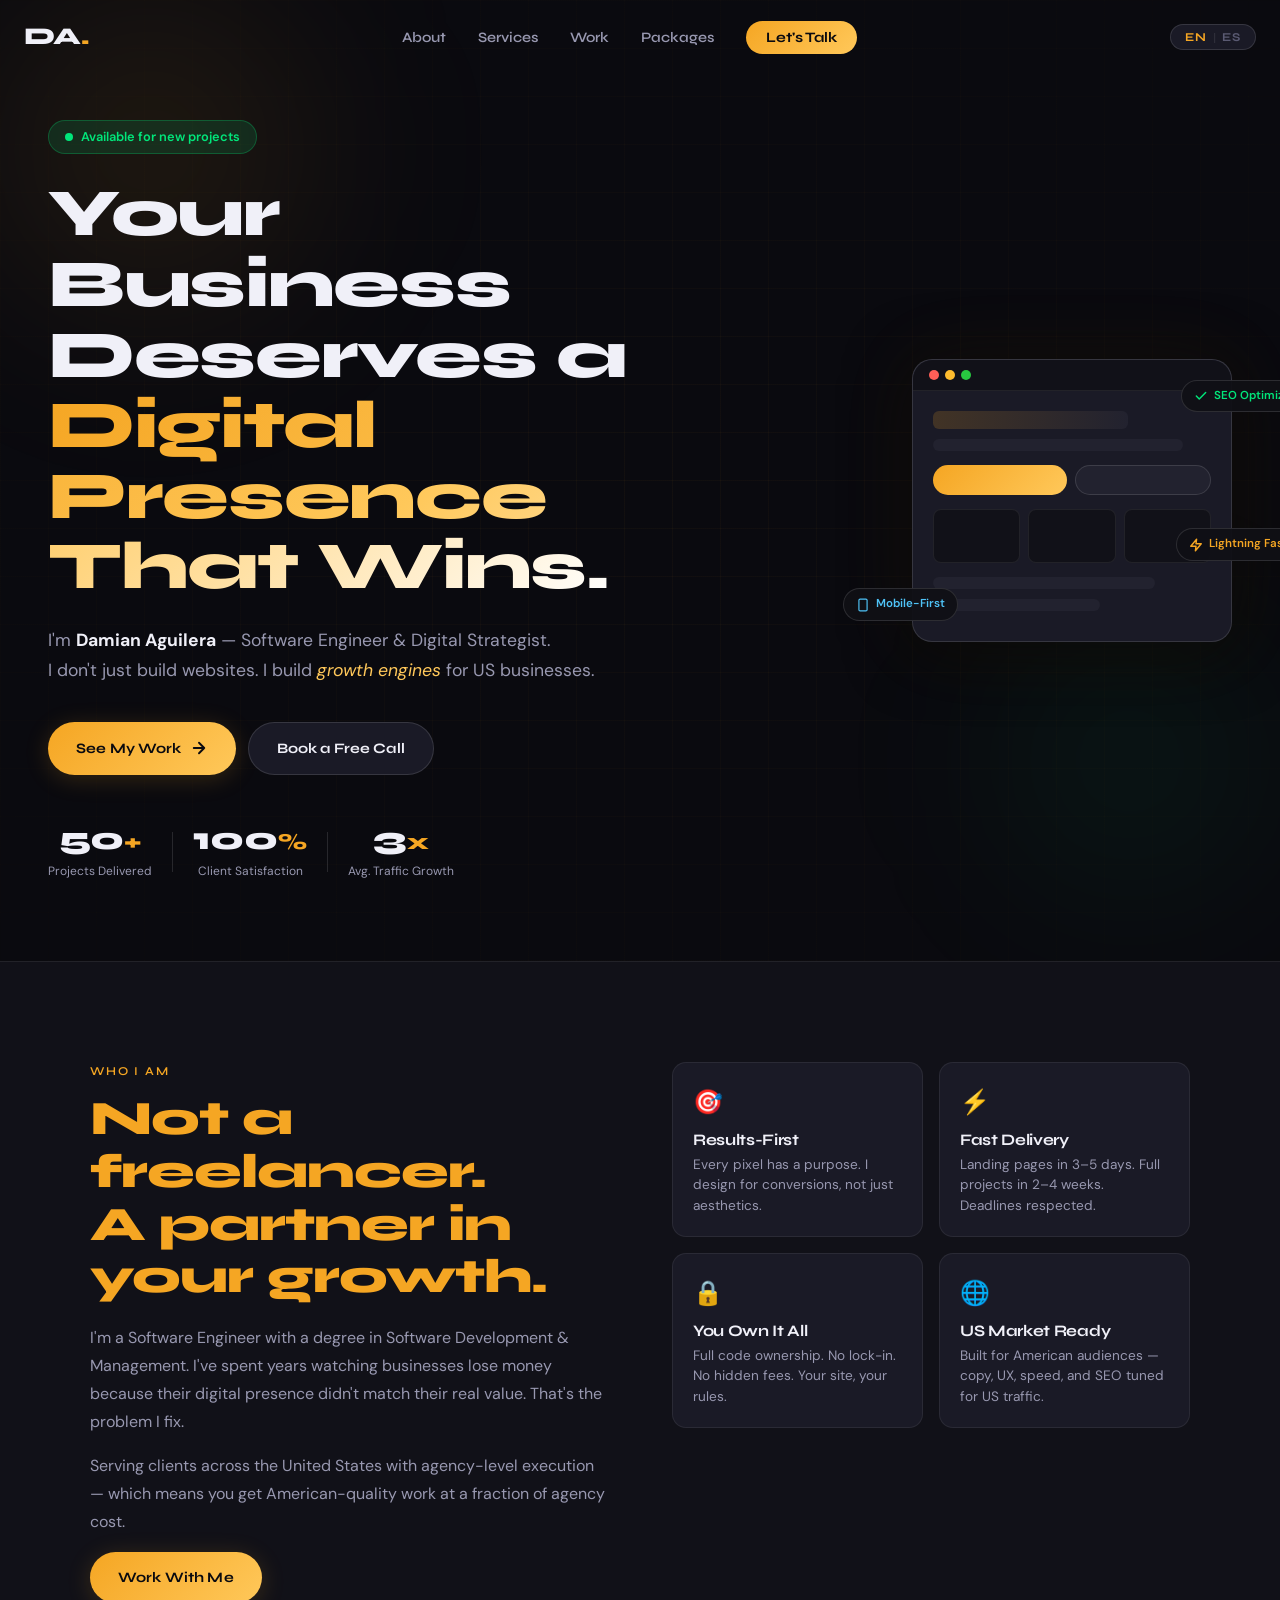
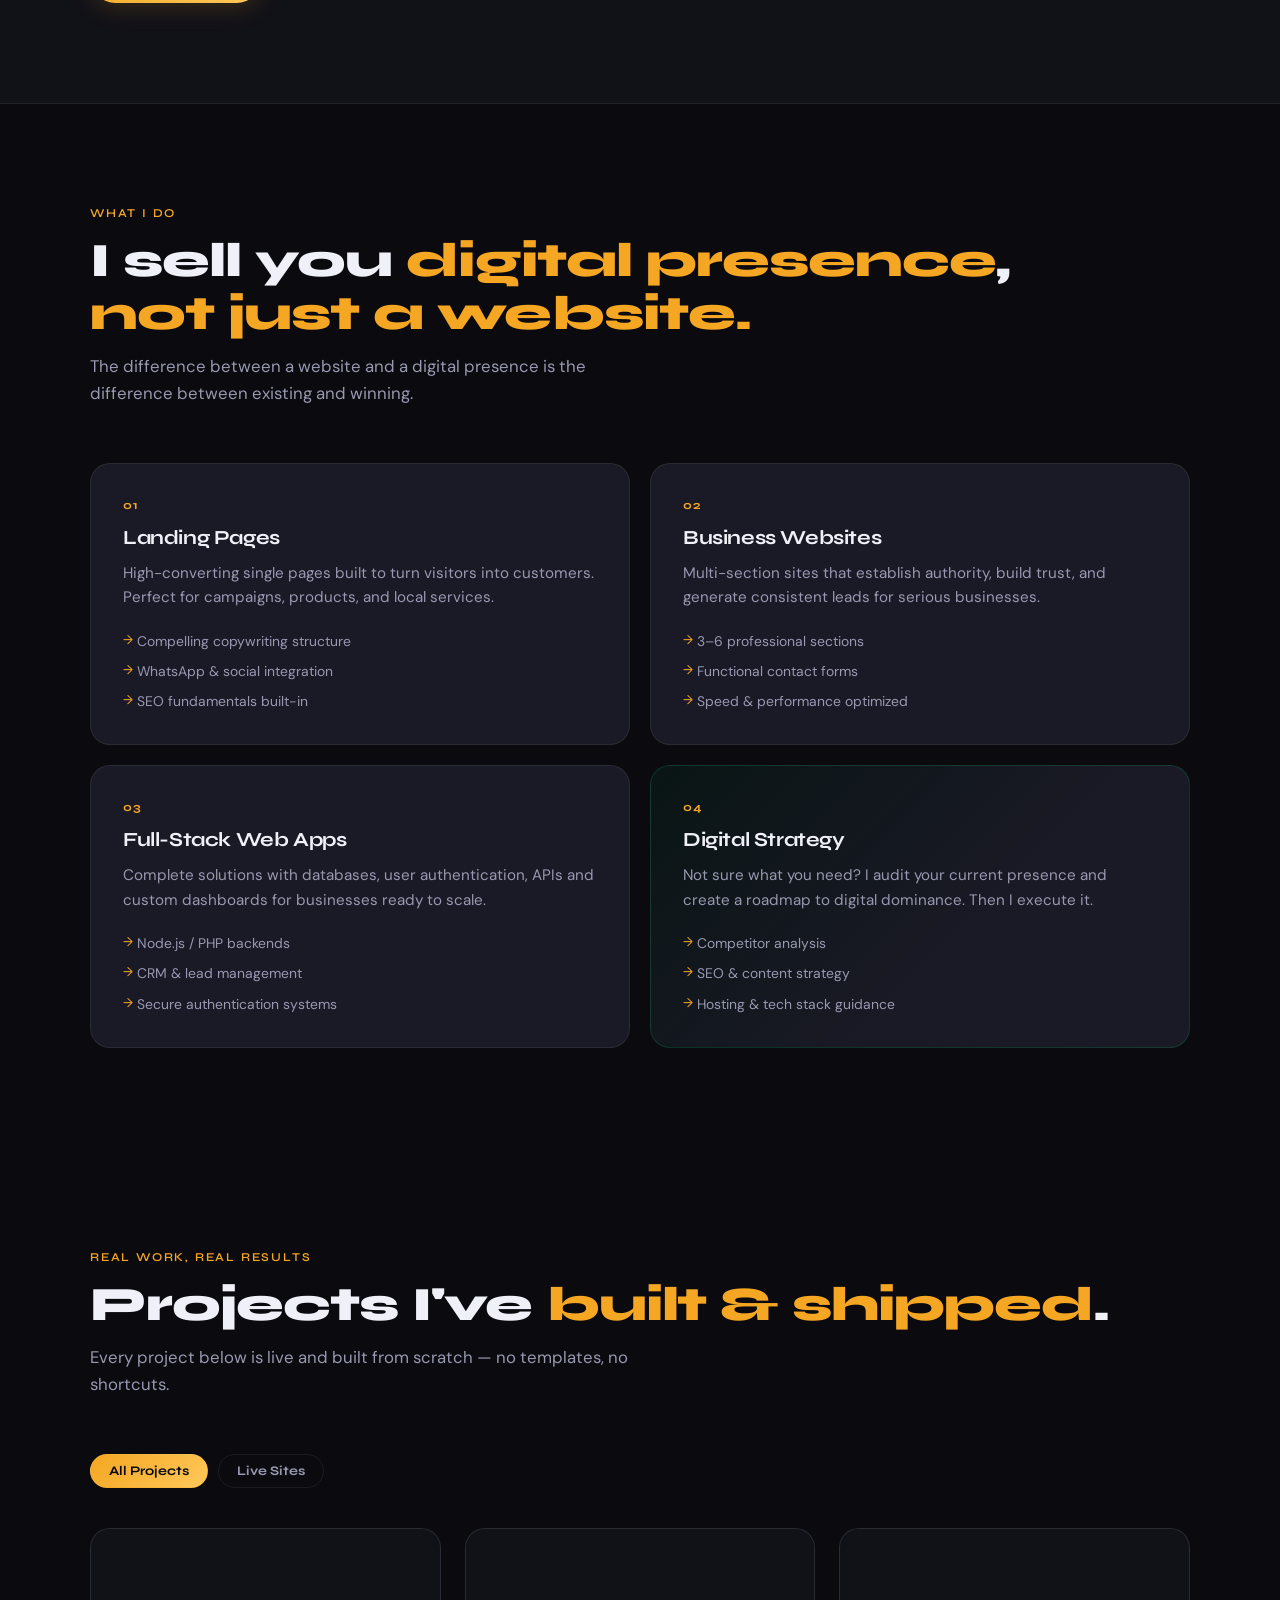
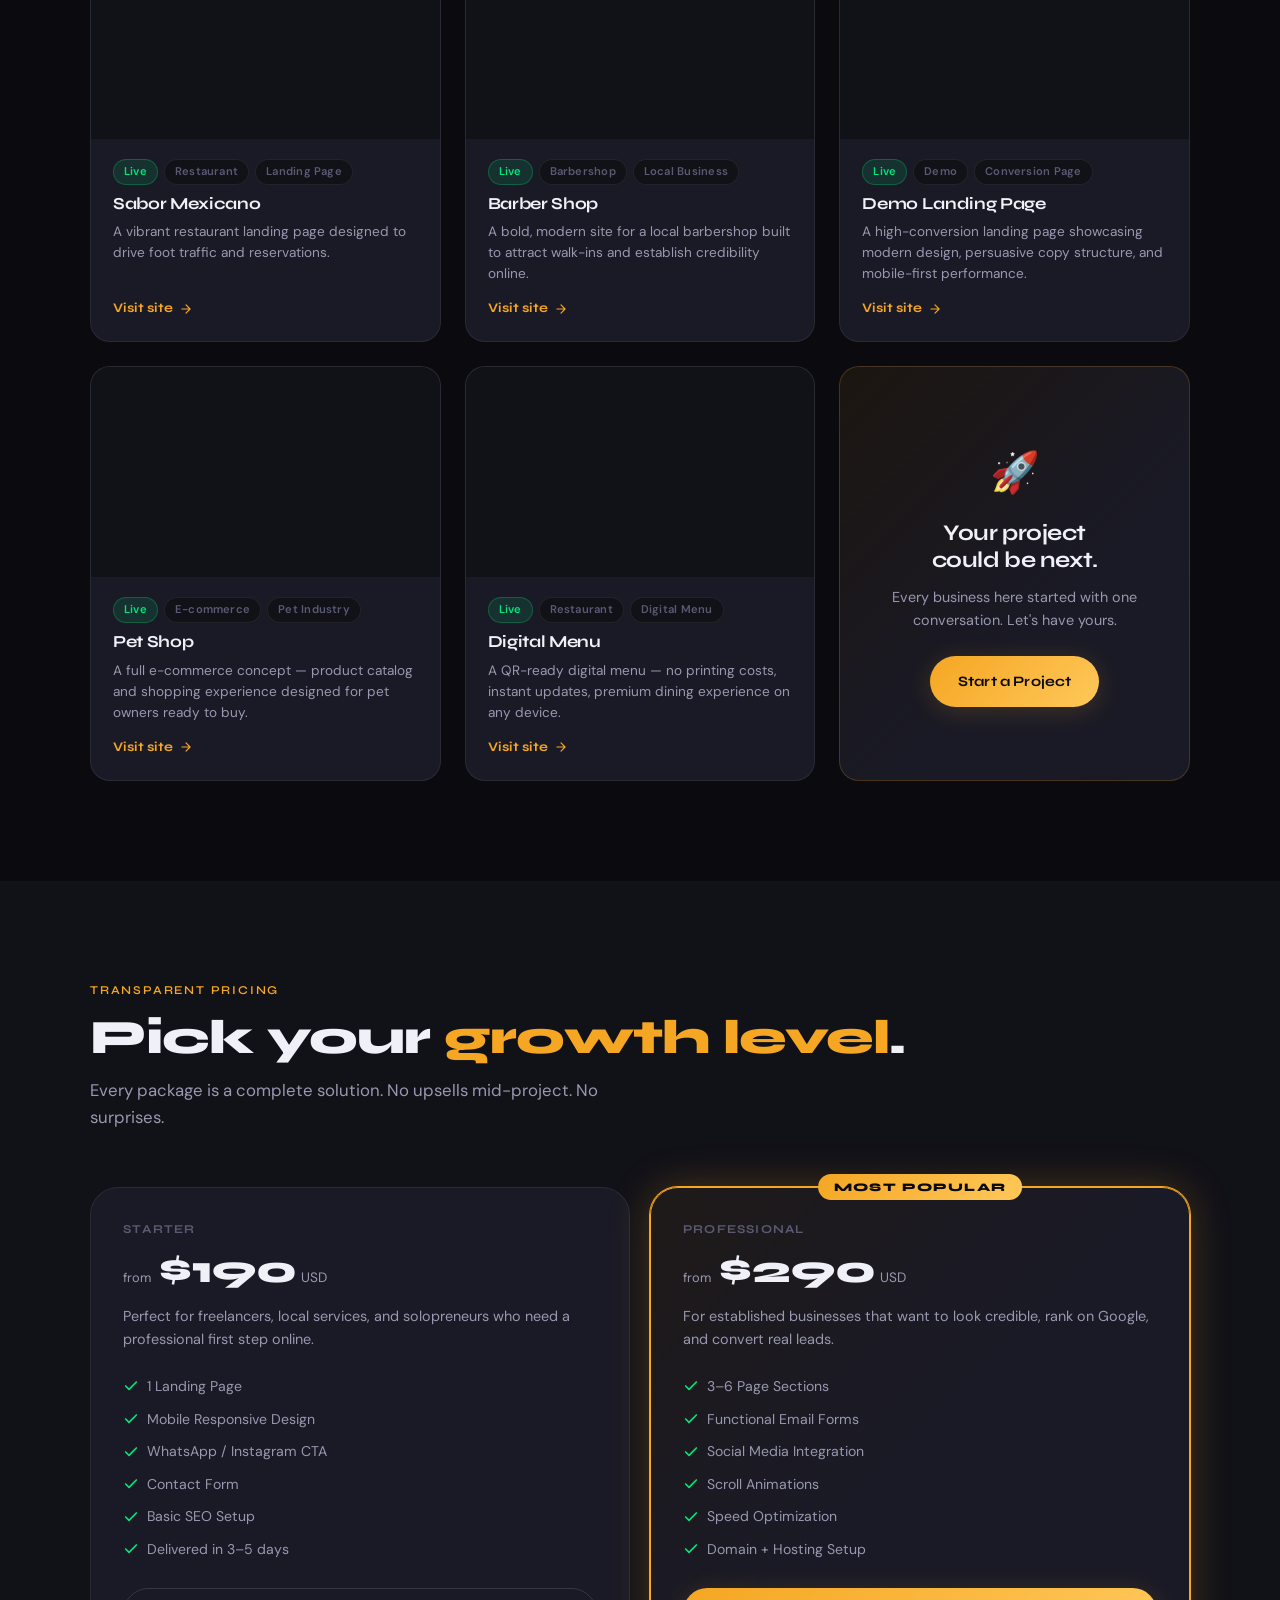
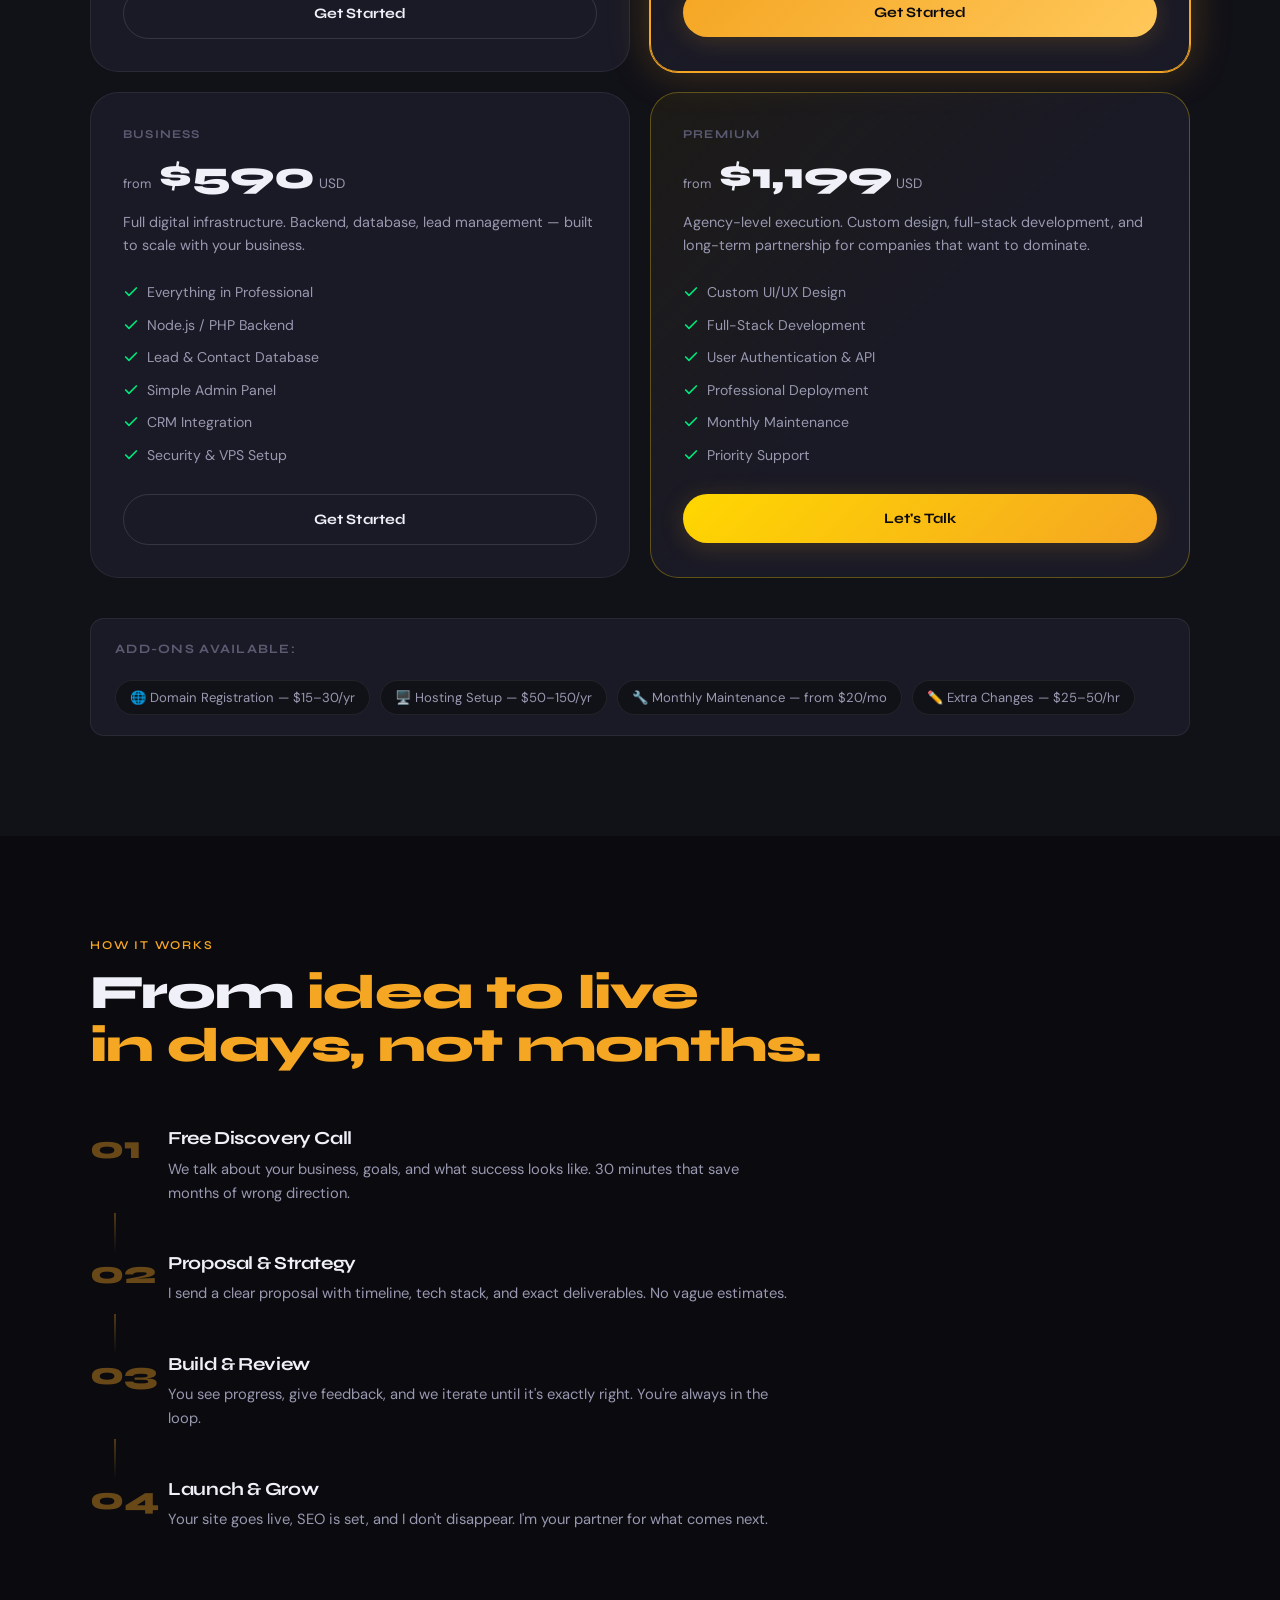
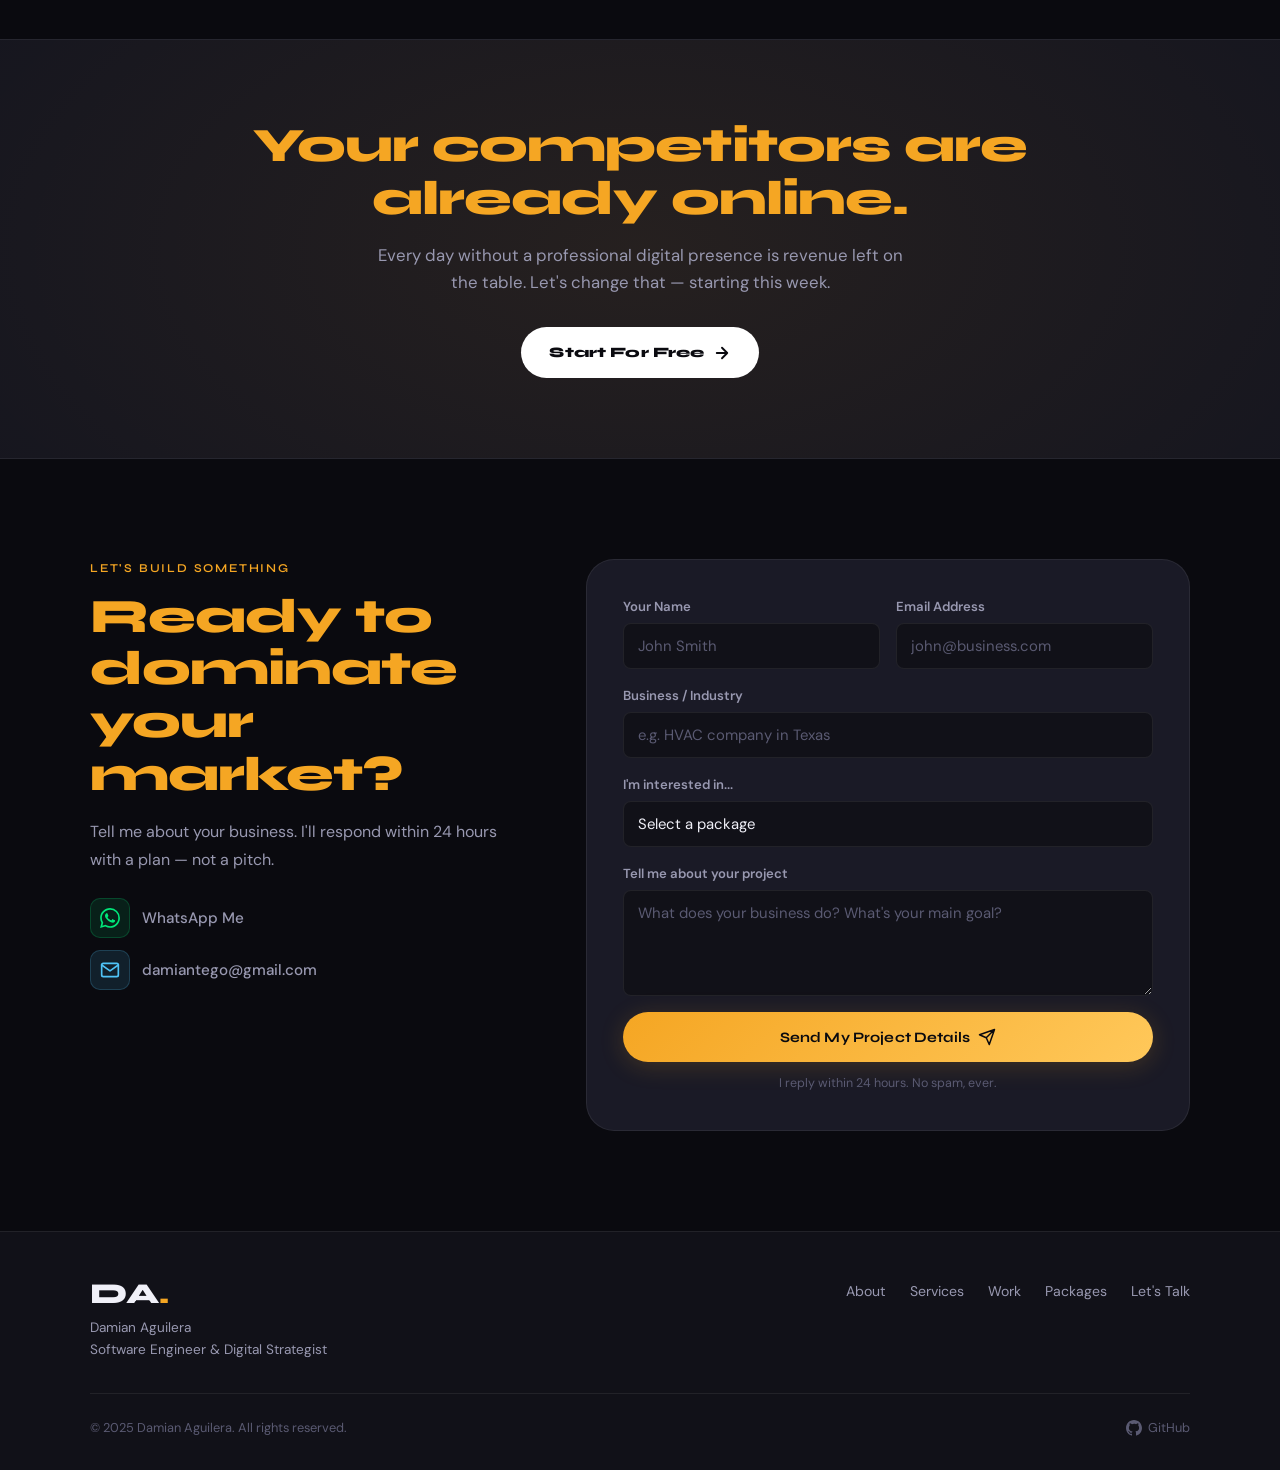
<file: index.html>
<!DOCTYPE html>
<html lang="en">
<head>
  <meta charset="UTF-8" />
  <meta name="viewport" content="width=device-width, initial-scale=1.0" />
  <title>Damian Aguilera — Digital Presence Architect</title>
  <meta name="description" content="I build digital presence that converts. Websites, strategy, and growth for US businesses ready to dominate online.">
  <link rel="preconnect" href="https://fonts.googleapis.com">
  <link rel="preconnect" href="https://fonts.gstatic.com" crossorigin>
  <link href="https://fonts.googleapis.com/css2?family=Syne:wght@400;600;700;800&family=DM+Sans:ital,wght@0,300;0,400;0,500;1,300&display=swap" rel="stylesheet">
  <link rel="stylesheet" href="styles.css" />
</head>
<body>

  <!-- NAV -->
  <nav class="nav" id="nav">
    <div class="nav__logo">DA<span>.</span></div>
    <button class="nav__menu-btn" id="menuBtn" aria-label="Open menu">
      <span></span><span></span><span></span>
    </button>
    <ul class="nav__links" id="navLinks">
      <li><a href="#about"    data-i18n="nav.about">About</a></li>
      <li><a href="#services" data-i18n="nav.services">Services</a></li>
      <li><a href="#portfolio" data-i18n="nav.work">Work</a></li>
      <li><a href="#packages" data-i18n="nav.packages">Packages</a></li>
      <li><a href="#contact"  data-i18n="nav.cta" class="nav__cta">Let's Talk</a></li>
    </ul>
    <button class="lang-toggle" id="langToggle" aria-label="Switch language">
      <span class="lang-toggle__option lang-toggle__option--active" data-lang="en">EN</span>
      <span class="lang-toggle__divider">|</span>
      <span class="lang-toggle__option" data-lang="es">ES</span>
    </button>
  </nav>

  <!-- HERO -->
  <section class="hero" id="hero">
    <div class="hero__bg-grid"></div>
    <div class="hero__orb hero__orb--1"></div>
    <div class="hero__orb hero__orb--2"></div>

    <div class="hero__content">
      <div class="hero__badge anim">
        <span class="badge__dot"></span>
        <span data-i18n="hero.badge">Available for new projects</span>
      </div>

      <h1 class="hero__headline anim anim--d1">
        <span data-i18n="hero.h1a">Your Business</span><br>
        <span data-i18n="hero.h1b">Deserves a</span><br>
        <span class="hero__highlight">
          <span data-i18n="hero.h1c">Digital Presence</span><br>
          <span data-i18n="hero.h1d">That Wins.</span>
        </span>
      </h1>

      <p class="hero__sub anim anim--d2">
        I'm <strong>Damian Aguilera</strong> —
        <span data-i18n="hero.role">Software Engineer &amp; Digital Strategist</span>.<br>
        <span data-i18n="hero.sub">I don't just build websites. I build <em>growth engines</em> for US businesses.</span>
      </p>

      <div class="hero__actions anim anim--d3">
        <a href="#portfolio" class="btn btn--primary">
          <span data-i18n="hero.cta1">See My Work</span>
          <svg width="18" height="18" viewBox="0 0 24 24" fill="none"><path d="M5 12h14M12 5l7 7-7 7" stroke="currentColor" stroke-width="2.5" stroke-linecap="round" stroke-linejoin="round"/></svg>
        </a>
        <a href="#contact" class="btn btn--ghost" data-i18n="hero.cta2">Book a Free Call</a>
      </div>

      <div class="hero__trust anim anim--d4">
        <div class="trust__item">
          <span class="trust__num" data-count="50">0</span><span class="trust__plus">+</span>
          <span class="trust__label" data-i18n="trust.projects">Projects Delivered</span>
        </div>
        <div class="trust__divider"></div>
        <div class="trust__item">
          <span class="trust__num" data-count="100">0</span><span class="trust__plus">%</span>
          <span class="trust__label" data-i18n="trust.satisfaction">Client Satisfaction</span>
        </div>
        <div class="trust__divider"></div>
        <div class="trust__item">
          <span class="trust__num" data-count="3">0</span><span class="trust__plus">x</span>
          <span class="trust__label" data-i18n="trust.growth">Avg. Traffic Growth</span>
        </div>
      </div>
    </div>

    <div class="hero__visual anim anim--d2">
      <div class="mockup">
        <div class="mockup__bar"><span></span><span></span><span></span></div>
        <div class="mockup__screen">
          <div class="mockup__line mockup__line--title"></div>
          <div class="mockup__line mockup__line--sub"></div>
          <div class="mockup__btn-row">
            <div class="mockup__btn-sim"></div>
            <div class="mockup__btn-sim mockup__btn-sim--ghost"></div>
          </div>
          <div class="mockup__card-row">
            <div class="mockup__card"></div>
            <div class="mockup__card"></div>
            <div class="mockup__card"></div>
          </div>
          <div class="mockup__line mockup__line--short"></div>
          <div class="mockup__line mockup__line--short mockup__line--w60"></div>
        </div>
        <div class="mockup__tag mockup__tag--1">
          <svg width="14" height="14" viewBox="0 0 24 24" fill="none"><path d="M20 6L9 17l-5-5" stroke="#00e67a" stroke-width="2.5" stroke-linecap="round" stroke-linejoin="round"/></svg>
          SEO Optimized
        </div>
        <div class="mockup__tag mockup__tag--2">
          <svg width="14" height="14" viewBox="0 0 24 24" fill="none"><path d="M13 2L3 14h9l-1 8 10-12h-9l1-8z" stroke="#f5a623" stroke-width="2.5" stroke-linecap="round" stroke-linejoin="round"/></svg>
          Lightning Fast
        </div>
        <div class="mockup__tag mockup__tag--3">
          <svg width="14" height="14" viewBox="0 0 24 24" fill="none"><rect x="5" y="2" width="14" height="20" rx="2" stroke="#4fc3f7" stroke-width="2"/></svg>
          Mobile-First
        </div>
      </div>
    </div>
  </section>

  <!-- ABOUT -->
  <section class="about-strip" id="about">
    <div class="container">
      <div class="about-strip__inner">
        <div class="about-strip__text scroll-anim">
          <p class="overline" data-i18n="about.overline">Who I Am</p>
          <h2>
            <span data-i18n="about.h2a">Not a freelancer.</span><br>
            <span data-i18n="about.h2b">A partner in your growth.</span>
          </h2>
          <p class="body-text" data-i18n="about.p1">I'm a Software Engineer with a degree in Software Development &amp; Management. I've spent years watching businesses lose money because their digital presence didn't match their real value. That's the problem I fix.</p>
          <p class="body-text" data-i18n="about.p2">Serving clients across the United States with agency-level execution — which means you get American-quality work at a fraction of agency cost.</p>
          <a href="#contact" class="btn btn--primary" data-i18n="about.btn">Work With Me</a>
        </div>
        <div class="about-strip__cards scroll-anim">
          <div class="value-card">
            <div class="value-card__icon">🎯</div>
            <h3 data-i18n="vc.r.title">Results-First</h3>
            <p data-i18n="vc.r.desc">Every pixel has a purpose. I design for conversions, not just aesthetics.</p>
          </div>
          <div class="value-card">
            <div class="value-card__icon">⚡</div>
            <h3 data-i18n="vc.f.title">Fast Delivery</h3>
            <p data-i18n="vc.f.desc">Landing pages in 3–5 days. Full projects in 2–4 weeks. Deadlines respected.</p>
          </div>
          <div class="value-card">
            <div class="value-card__icon">🔒</div>
            <h3 data-i18n="vc.o.title">You Own It All</h3>
            <p data-i18n="vc.o.desc">Full code ownership. No lock-in. No hidden fees. Your site, your rules.</p>
          </div>
          <div class="value-card">
            <div class="value-card__icon">🌐</div>
            <h3 data-i18n="vc.u.title">US Market Ready</h3>
            <p data-i18n="vc.u.desc">Built for American audiences — copy, UX, speed, and SEO tuned for US traffic.</p>
          </div>
        </div>
      </div>
    </div>
  </section>

  <!-- SERVICES -->
  <section class="services" id="services">
    <div class="container">
      <div class="section-header scroll-anim">
        <p class="overline" data-i18n="srv.overline">What I Do</p>
        <h2>I sell you <span data-i18n="srv.h2a">digital presence</span>,<br><span data-i18n="srv.h2b">not just a website.</span></h2>
        <p class="section-sub" data-i18n="srv.sub">The difference between a website and a digital presence is the difference between existing and winning.</p>
      </div>
      <div class="services__grid">
        <div class="service-card scroll-anim">
          <div class="service-card__number">01</div>
          <h3 data-i18n="s1.title">Landing Pages</h3>
          <p data-i18n="s1.desc">High-converting single pages built to turn visitors into customers. Perfect for campaigns, products, and local services.</p>
          <ul class="service-card__list">
            <li data-i18n="s1.l1">Compelling copywriting structure</li>
            <li data-i18n="s1.l2">WhatsApp &amp; social integration</li>
            <li data-i18n="s1.l3">SEO fundamentals built-in</li>
          </ul>
        </div>
        <div class="service-card scroll-anim">
          <div class="service-card__number">02</div>
          <h3 data-i18n="s2.title">Business Websites</h3>
          <p data-i18n="s2.desc">Multi-section sites that establish authority, build trust, and generate consistent leads for serious businesses.</p>
          <ul class="service-card__list">
            <li data-i18n="s2.l1">3–6 professional sections</li>
            <li data-i18n="s2.l2">Functional contact forms</li>
            <li data-i18n="s2.l3">Speed &amp; performance optimized</li>
          </ul>
        </div>
        <div class="service-card scroll-anim">
          <div class="service-card__number">03</div>
          <h3 data-i18n="s3.title">Full-Stack Web Apps</h3>
          <p data-i18n="s3.desc">Complete solutions with databases, user authentication, APIs and custom dashboards for businesses ready to scale.</p>
          <ul class="service-card__list">
            <li data-i18n="s3.l1">Node.js / PHP backends</li>
            <li data-i18n="s3.l2">CRM &amp; lead management</li>
            <li data-i18n="s3.l3">Secure authentication systems</li>
          </ul>
        </div>
        <div class="service-card service-card--accent scroll-anim">
          <div class="service-card__number">04</div>
          <h3 data-i18n="s4.title">Digital Strategy</h3>
          <p data-i18n="s4.desc">Not sure what you need? I audit your current presence and create a roadmap to digital dominance. Then I execute it.</p>
          <ul class="service-card__list">
            <li data-i18n="s4.l1">Competitor analysis</li>
            <li data-i18n="s4.l2">SEO &amp; content strategy</li>
            <li data-i18n="s4.l3">Hosting &amp; tech stack guidance</li>
          </ul>
        </div>
      </div>
    </div>
  </section>

  <!-- PORTFOLIO -->
  <section class="portfolio" id="portfolio">
    <div class="container">
      <div class="section-header scroll-anim">
        <p class="overline" data-i18n="pf.overline">Real Work, Real Results</p>
        <h2>Projects I've <span data-i18n="pf.h2">built &amp; shipped</span>.</h2>
        <p class="section-sub" data-i18n="pf.sub">Every project below is live and built from scratch — no templates, no shortcuts.</p>
      </div>

      <div class="portfolio__filters scroll-anim">
        <button class="pf-btn pf-btn--active" data-filter="all" data-i18n="pf.all">All Projects</button>
        <button class="pf-btn" data-filter="live" data-i18n="pf.live">Live Sites</button>
      </div>

      <div class="portfolio__grid" id="portfolioGrid">

        <div class="pj-card scroll-anim" data-type="live">
          <div class="pj-card__preview">
            <iframe src="https://damian7777777777.github.io/Sabor-Mexicano/" title="Sabor Mexicano" loading="lazy" tabindex="-1" scrolling="no"></iframe>
            <div class="pj-card__overlay">
              <a href="https://damian7777777777.github.io/Sabor-Mexicano/" target="_blank" rel="noopener" class="pj-card__view-btn">
                <svg width="16" height="16" viewBox="0 0 24 24" fill="none"><path d="M18 13v6a2 2 0 01-2 2H5a2 2 0 01-2-2V8a2 2 0 012-2h6" stroke="currentColor" stroke-width="2" stroke-linecap="round" stroke-linejoin="round"/><polyline points="15,3 21,3 21,9" stroke="currentColor" stroke-width="2" stroke-linecap="round" stroke-linejoin="round"/><line x1="10" y1="14" x2="21" y2="3" stroke="currentColor" stroke-width="2" stroke-linecap="round" stroke-linejoin="round"/></svg>
                <span data-i18n="pj.view">View Live Site</span>
              </a>
            </div>
          </div>
          <div class="pj-card__info">
            <div class="pj-card__meta">
              <span class="pj-card__tag pj-card__tag--live">Live</span>
              <span class="pj-card__tag" data-i18n="pj.restaurant">Restaurant</span>
              <span class="pj-card__tag" data-i18n="pj.landing">Landing Page</span>
            </div>
            <h3>Sabor Mexicano</h3>
            <p data-i18n="p1.desc">A vibrant restaurant landing page designed to drive foot traffic and reservations.</p>
            <a href="https://damian7777777777.github.io/Sabor-Mexicano/" target="_blank" rel="noopener" class="pj-card__link">
              <span data-i18n="pj.visit">Visit site</span>
              <svg width="14" height="14" viewBox="0 0 24 24" fill="none"><path d="M5 12h14M12 5l7 7-7 7" stroke="currentColor" stroke-width="2" stroke-linecap="round" stroke-linejoin="round"/></svg>
            </a>
          </div>
        </div>

        <div class="pj-card scroll-anim" data-type="live">
          <div class="pj-card__preview">
            <iframe src="https://damian7777777777.github.io/Barber/" title="Barber Shop" loading="lazy" tabindex="-1" scrolling="no"></iframe>
            <div class="pj-card__overlay">
              <a href="https://damian7777777777.github.io/Barber/" target="_blank" rel="noopener" class="pj-card__view-btn">
                <svg width="16" height="16" viewBox="0 0 24 24" fill="none"><path d="M18 13v6a2 2 0 01-2 2H5a2 2 0 01-2-2V8a2 2 0 012-2h6" stroke="currentColor" stroke-width="2" stroke-linecap="round" stroke-linejoin="round"/><polyline points="15,3 21,3 21,9" stroke="currentColor" stroke-width="2" stroke-linecap="round" stroke-linejoin="round"/><line x1="10" y1="14" x2="21" y2="3" stroke="currentColor" stroke-width="2" stroke-linecap="round" stroke-linejoin="round"/></svg>
                <span data-i18n="pj.view">View Live Site</span>
              </a>
            </div>
          </div>
          <div class="pj-card__info">
            <div class="pj-card__meta">
              <span class="pj-card__tag pj-card__tag--live">Live</span>
              <span class="pj-card__tag" data-i18n="pj.barber">Barbershop</span>
              <span class="pj-card__tag" data-i18n="pj.local">Local Business</span>
            </div>
            <h3>Barber Shop</h3>
            <p data-i18n="p2.desc">A bold, modern site for a local barbershop built to attract walk-ins and establish credibility online.</p>
            <a href="https://damian7777777777.github.io/Barber/" target="_blank" rel="noopener" class="pj-card__link">
              <span data-i18n="pj.visit">Visit site</span>
              <svg width="14" height="14" viewBox="0 0 24 24" fill="none"><path d="M5 12h14M12 5l7 7-7 7" stroke="currentColor" stroke-width="2" stroke-linecap="round" stroke-linejoin="round"/></svg>
            </a>
          </div>
        </div>

        <div class="pj-card scroll-anim" data-type="live">
          <div class="pj-card__preview">
            <iframe src="https://damian7777777777.github.io/demo-landing-page/" title="Demo Landing Page" loading="lazy" tabindex="-1" scrolling="no"></iframe>
            <div class="pj-card__overlay">
              <a href="https://damian7777777777.github.io/demo-landing-page/" target="_blank" rel="noopener" class="pj-card__view-btn">
                <svg width="16" height="16" viewBox="0 0 24 24" fill="none"><path d="M18 13v6a2 2 0 01-2 2H5a2 2 0 01-2-2V8a2 2 0 012-2h6" stroke="currentColor" stroke-width="2" stroke-linecap="round" stroke-linejoin="round"/><polyline points="15,3 21,3 21,9" stroke="currentColor" stroke-width="2" stroke-linecap="round" stroke-linejoin="round"/><line x1="10" y1="14" x2="21" y2="3" stroke="currentColor" stroke-width="2" stroke-linecap="round" stroke-linejoin="round"/></svg>
                <span data-i18n="pj.view">View Live Site</span>
              </a>
            </div>
          </div>
          <div class="pj-card__info">
            <div class="pj-card__meta">
              <span class="pj-card__tag pj-card__tag--live">Live</span>
              <span class="pj-card__tag">Demo</span>
              <span class="pj-card__tag" data-i18n="pj.conversion">Conversion Page</span>
            </div>
            <h3>Demo Landing Page</h3>
            <p data-i18n="p3.desc">A high-conversion landing page showcasing modern design, persuasive copy structure, and mobile-first performance.</p>
            <a href="https://damian7777777777.github.io/demo-landing-page/" target="_blank" rel="noopener" class="pj-card__link">
              <span data-i18n="pj.visit">Visit site</span>
              <svg width="14" height="14" viewBox="0 0 24 24" fill="none"><path d="M5 12h14M12 5l7 7-7 7" stroke="currentColor" stroke-width="2" stroke-linecap="round" stroke-linejoin="round"/></svg>
            </a>
          </div>
        </div>

        <div class="pj-card scroll-anim" data-type="live">
          <div class="pj-card__preview">
            <iframe src="https://damian7777777777.github.io/petShop/" title="Pet Shop" loading="lazy" tabindex="-1" scrolling="no"></iframe>
            <div class="pj-card__overlay">
              <a href="https://damian7777777777.github.io/petShop/" target="_blank" rel="noopener" class="pj-card__view-btn">
                <svg width="16" height="16" viewBox="0 0 24 24" fill="none"><path d="M18 13v6a2 2 0 01-2 2H5a2 2 0 01-2-2V8a2 2 0 012-2h6" stroke="currentColor" stroke-width="2" stroke-linecap="round" stroke-linejoin="round"/><polyline points="15,3 21,3 21,9" stroke="currentColor" stroke-width="2" stroke-linecap="round" stroke-linejoin="round"/><line x1="10" y1="14" x2="21" y2="3" stroke="currentColor" stroke-width="2" stroke-linecap="round" stroke-linejoin="round"/></svg>
                <span data-i18n="pj.view">View Live Site</span>
              </a>
            </div>
          </div>
          <div class="pj-card__info">
            <div class="pj-card__meta">
              <span class="pj-card__tag pj-card__tag--live">Live</span>
              <span class="pj-card__tag" data-i18n="pj.ecom">E-commerce</span>
              <span class="pj-card__tag">Pet Industry</span>
            </div>
            <h3>Pet Shop</h3>
            <p data-i18n="p4.desc">A full e-commerce concept — product catalog and shopping experience designed for pet owners ready to buy.</p>
            <a href="https://damian7777777777.github.io/petShop/" target="_blank" rel="noopener" class="pj-card__link">
              <span data-i18n="pj.visit">Visit site</span>
              <svg width="14" height="14" viewBox="0 0 24 24" fill="none"><path d="M5 12h14M12 5l7 7-7 7" stroke="currentColor" stroke-width="2" stroke-linecap="round" stroke-linejoin="round"/></svg>
            </a>
          </div>
        </div>

        <div class="pj-card scroll-anim" data-type="live">
          <div class="pj-card__preview">
            <iframe src="https://damian7777777777.github.io/demo-menuDigital/" title="Digital Menu" loading="lazy" tabindex="-1" scrolling="no"></iframe>
            <div class="pj-card__overlay">
              <a href="https://damian7777777777.github.io/demo-menuDigital/" target="_blank" rel="noopener" class="pj-card__view-btn">
                <svg width="16" height="16" viewBox="0 0 24 24" fill="none"><path d="M18 13v6a2 2 0 01-2 2H5a2 2 0 01-2-2V8a2 2 0 012-2h6" stroke="currentColor" stroke-width="2" stroke-linecap="round" stroke-linejoin="round"/><polyline points="15,3 21,3 21,9" stroke="currentColor" stroke-width="2" stroke-linecap="round" stroke-linejoin="round"/><line x1="10" y1="14" x2="21" y2="3" stroke="currentColor" stroke-width="2" stroke-linecap="round" stroke-linejoin="round"/></svg>
                <span data-i18n="pj.view">View Live Site</span>
              </a>
            </div>
          </div>
          <div class="pj-card__info">
            <div class="pj-card__meta">
              <span class="pj-card__tag pj-card__tag--live">Live</span>
              <span class="pj-card__tag" data-i18n="pj.restaurant">Restaurant</span>
              <span class="pj-card__tag" data-i18n="pj.menu">Digital Menu</span>
            </div>
            <h3>Digital Menu</h3>
            <p data-i18n="p5.desc">A QR-ready digital menu — no printing costs, instant updates, premium dining experience on any device.</p>
            <a href="https://damian7777777777.github.io/demo-menuDigital/" target="_blank" rel="noopener" class="pj-card__link">
              <span data-i18n="pj.visit">Visit site</span>
              <svg width="14" height="14" viewBox="0 0 24 24" fill="none"><path d="M5 12h14M12 5l7 7-7 7" stroke="currentColor" stroke-width="2" stroke-linecap="round" stroke-linejoin="round"/></svg>
            </a>
          </div>
        </div>

        <div class="pj-card pj-card--cta scroll-anim" data-type="live">
          <div class="pj-card__cta-inner">
            <div class="pj-card__cta-icon">🚀</div>
            <h3 data-i18n="pj.cta.h3">Your project<br>could be next.</h3>
            <p data-i18n="pj.cta.p">Every business here started with one conversation. Let's have yours.</p>
            <a href="#contact" class="btn btn--primary" data-i18n="pj.cta.btn">Start a Project</a>
          </div>
        </div>

      </div>
    </div>
  </section>

  <!-- PACKAGES -->
  <section class="packages" id="packages">
    <div class="container">
      <div class="section-header scroll-anim">
        <p class="overline" data-i18n="pkg.overline">Transparent Pricing</p>
        <h2>Pick your <span data-i18n="pkg.h2">growth level</span>.</h2>
        <p class="section-sub" data-i18n="pkg.sub">Every package is a complete solution. No upsells mid-project. No surprises.</p>
      </div>
      <div class="packages__grid">

        <div class="pkg-card scroll-anim">
          <div class="pkg-card__badge" data-i18n="pk1.name">Starter</div>
          <div class="pkg-card__price">
            <span class="pkg-card__from" data-i18n="pkg.from">from</span>
            <span class="pkg-card__amount">$190</span>
            <span class="pkg-card__period">USD</span>
          </div>
          <p class="pkg-card__desc" data-i18n="pk1.desc">Perfect for freelancers, local services, and solopreneurs who need a professional first step online.</p>
          <ul class="pkg-card__features">
            <li><svg width="16" height="16" viewBox="0 0 24 24" fill="none"><path d="M20 6L9 17l-5-5" stroke="currentColor" stroke-width="2.5" stroke-linecap="round" stroke-linejoin="round"/></svg> <span data-i18n="pk1.f1">1 Landing Page</span></li>
            <li><svg width="16" height="16" viewBox="0 0 24 24" fill="none"><path d="M20 6L9 17l-5-5" stroke="currentColor" stroke-width="2.5" stroke-linecap="round" stroke-linejoin="round"/></svg> <span data-i18n="pk1.f2">Mobile Responsive Design</span></li>
            <li><svg width="16" height="16" viewBox="0 0 24 24" fill="none"><path d="M20 6L9 17l-5-5" stroke="currentColor" stroke-width="2.5" stroke-linecap="round" stroke-linejoin="round"/></svg> <span data-i18n="pk1.f3">WhatsApp / Instagram CTA</span></li>
            <li><svg width="16" height="16" viewBox="0 0 24 24" fill="none"><path d="M20 6L9 17l-5-5" stroke="currentColor" stroke-width="2.5" stroke-linecap="round" stroke-linejoin="round"/></svg> <span data-i18n="pk1.f4">Contact Form</span></li>
            <li><svg width="16" height="16" viewBox="0 0 24 24" fill="none"><path d="M20 6L9 17l-5-5" stroke="currentColor" stroke-width="2.5" stroke-linecap="round" stroke-linejoin="round"/></svg> <span data-i18n="pk1.f5">Basic SEO Setup</span></li>
            <li><svg width="16" height="16" viewBox="0 0 24 24" fill="none"><path d="M20 6L9 17l-5-5" stroke="currentColor" stroke-width="2.5" stroke-linecap="round" stroke-linejoin="round"/></svg> <span data-i18n="pk1.f6">Delivered in 3–5 days</span></li>
          </ul>
          <a href="#contact" class="btn btn--outline pkg-card__btn" data-i18n="pkg.start">Get Started</a>
        </div>

        <div class="pkg-card pkg-card--popular scroll-anim">
          <div class="pkg-card__popular-label" data-i18n="pkg.popular">Most Popular</div>
          <div class="pkg-card__badge" data-i18n="pk2.name">Professional</div>
          <div class="pkg-card__price">
            <span class="pkg-card__from" data-i18n="pkg.from">from</span>
            <span class="pkg-card__amount">$290</span>
            <span class="pkg-card__period">USD</span>
          </div>
          <p class="pkg-card__desc" data-i18n="pk2.desc">For established businesses that want to look credible, rank on Google, and convert real leads.</p>
          <ul class="pkg-card__features">
            <li><svg width="16" height="16" viewBox="0 0 24 24" fill="none"><path d="M20 6L9 17l-5-5" stroke="currentColor" stroke-width="2.5" stroke-linecap="round" stroke-linejoin="round"/></svg> <span data-i18n="pk2.f1">3–6 Page Sections</span></li>
            <li><svg width="16" height="16" viewBox="0 0 24 24" fill="none"><path d="M20 6L9 17l-5-5" stroke="currentColor" stroke-width="2.5" stroke-linecap="round" stroke-linejoin="round"/></svg> <span data-i18n="pk2.f2">Functional Email Forms</span></li>
            <li><svg width="16" height="16" viewBox="0 0 24 24" fill="none"><path d="M20 6L9 17l-5-5" stroke="currentColor" stroke-width="2.5" stroke-linecap="round" stroke-linejoin="round"/></svg> <span data-i18n="pk2.f3">Social Media Integration</span></li>
            <li><svg width="16" height="16" viewBox="0 0 24 24" fill="none"><path d="M20 6L9 17l-5-5" stroke="currentColor" stroke-width="2.5" stroke-linecap="round" stroke-linejoin="round"/></svg> <span data-i18n="pk2.f4">Scroll Animations</span></li>
            <li><svg width="16" height="16" viewBox="0 0 24 24" fill="none"><path d="M20 6L9 17l-5-5" stroke="currentColor" stroke-width="2.5" stroke-linecap="round" stroke-linejoin="round"/></svg> <span data-i18n="pk2.f5">Speed Optimization</span></li>
            <li><svg width="16" height="16" viewBox="0 0 24 24" fill="none"><path d="M20 6L9 17l-5-5" stroke="currentColor" stroke-width="2.5" stroke-linecap="round" stroke-linejoin="round"/></svg> <span data-i18n="pk2.f6">Domain + Hosting Setup</span></li>
          </ul>
          <a href="#contact" class="btn btn--primary pkg-card__btn" data-i18n="pkg.start">Get Started</a>
        </div>

        <div class="pkg-card scroll-anim">
          <div class="pkg-card__badge" data-i18n="pk3.name">Business</div>
          <div class="pkg-card__price">
            <span class="pkg-card__from" data-i18n="pkg.from">from</span>
            <span class="pkg-card__amount">$590</span>
            <span class="pkg-card__period">USD</span>
          </div>
          <p class="pkg-card__desc" data-i18n="pk3.desc">Full digital infrastructure. Backend, database, lead management — built to scale with your business.</p>
          <ul class="pkg-card__features">
            <li><svg width="16" height="16" viewBox="0 0 24 24" fill="none"><path d="M20 6L9 17l-5-5" stroke="currentColor" stroke-width="2.5" stroke-linecap="round" stroke-linejoin="round"/></svg> <span data-i18n="pk3.f1">Everything in Professional</span></li>
            <li><svg width="16" height="16" viewBox="0 0 24 24" fill="none"><path d="M20 6L9 17l-5-5" stroke="currentColor" stroke-width="2.5" stroke-linecap="round" stroke-linejoin="round"/></svg> <span data-i18n="pk3.f2">Node.js / PHP Backend</span></li>
            <li><svg width="16" height="16" viewBox="0 0 24 24" fill="none"><path d="M20 6L9 17l-5-5" stroke="currentColor" stroke-width="2.5" stroke-linecap="round" stroke-linejoin="round"/></svg> <span data-i18n="pk3.f3">Lead &amp; Contact Database</span></li>
            <li><svg width="16" height="16" viewBox="0 0 24 24" fill="none"><path d="M20 6L9 17l-5-5" stroke="currentColor" stroke-width="2.5" stroke-linecap="round" stroke-linejoin="round"/></svg> <span data-i18n="pk3.f4">Simple Admin Panel</span></li>
            <li><svg width="16" height="16" viewBox="0 0 24 24" fill="none"><path d="M20 6L9 17l-5-5" stroke="currentColor" stroke-width="2.5" stroke-linecap="round" stroke-linejoin="round"/></svg> <span data-i18n="pk3.f5">CRM Integration</span></li>
            <li><svg width="16" height="16" viewBox="0 0 24 24" fill="none"><path d="M20 6L9 17l-5-5" stroke="currentColor" stroke-width="2.5" stroke-linecap="round" stroke-linejoin="round"/></svg> <span data-i18n="pk3.f6">Security &amp; VPS Setup</span></li>
          </ul>
          <a href="#contact" class="btn btn--outline pkg-card__btn" data-i18n="pkg.start">Get Started</a>
        </div>

        <div class="pkg-card pkg-card--premium scroll-anim">
          <div class="pkg-card__badge" data-i18n="pk4.name">Premium</div>
          <div class="pkg-card__price">
            <span class="pkg-card__from" data-i18n="pkg.from">from</span>
            <span class="pkg-card__amount">$1,199</span>
            <span class="pkg-card__period">USD</span>
          </div>
          <p class="pkg-card__desc" data-i18n="pk4.desc">Agency-level execution. Custom design, full-stack development, and long-term partnership for companies that want to dominate.</p>
          <ul class="pkg-card__features">
            <li><svg width="16" height="16" viewBox="0 0 24 24" fill="none"><path d="M20 6L9 17l-5-5" stroke="currentColor" stroke-width="2.5" stroke-linecap="round" stroke-linejoin="round"/></svg> <span data-i18n="pk4.f1">Custom UI/UX Design</span></li>
            <li><svg width="16" height="16" viewBox="0 0 24 24" fill="none"><path d="M20 6L9 17l-5-5" stroke="currentColor" stroke-width="2.5" stroke-linecap="round" stroke-linejoin="round"/></svg> <span data-i18n="pk4.f2">Full-Stack Development</span></li>
            <li><svg width="16" height="16" viewBox="0 0 24 24" fill="none"><path d="M20 6L9 17l-5-5" stroke="currentColor" stroke-width="2.5" stroke-linecap="round" stroke-linejoin="round"/></svg> <span data-i18n="pk4.f3">User Authentication &amp; API</span></li>
            <li><svg width="16" height="16" viewBox="0 0 24 24" fill="none"><path d="M20 6L9 17l-5-5" stroke="currentColor" stroke-width="2.5" stroke-linecap="round" stroke-linejoin="round"/></svg> <span data-i18n="pk4.f4">Professional Deployment</span></li>
            <li><svg width="16" height="16" viewBox="0 0 24 24" fill="none"><path d="M20 6L9 17l-5-5" stroke="currentColor" stroke-width="2.5" stroke-linecap="round" stroke-linejoin="round"/></svg> <span data-i18n="pk4.f5">Monthly Maintenance</span></li>
            <li><svg width="16" height="16" viewBox="0 0 24 24" fill="none"><path d="M20 6L9 17l-5-5" stroke="currentColor" stroke-width="2.5" stroke-linecap="round" stroke-linejoin="round"/></svg> <span data-i18n="pk4.f6">Priority Support</span></li>
          </ul>
          <a href="#contact" class="btn btn--gold pkg-card__btn" data-i18n="pkg.talk">Let's Talk</a>
        </div>

      </div>
      <div class="extras scroll-anim">
        <p class="extras__label" data-i18n="extras.label">Add-ons available:</p>
        <div class="extras__pills">
          <span data-i18n="extras.domain">🌐 Domain Registration — $15–30/yr</span>
          <span data-i18n="extras.hosting">🖥️ Hosting Setup — $50–150/yr</span>
          <span data-i18n="extras.maint">🔧 Monthly Maintenance — from $20/mo</span>
          <span data-i18n="extras.changes">✏️ Extra Changes — $25–50/hr</span>
        </div>
      </div>
    </div>
  </section>

  <!-- PROCESS -->
  <section class="process" id="process">
    <div class="container">
      <div class="section-header scroll-anim">
        <p class="overline" data-i18n="proc.overline">How It Works</p>
        <h2>From <span data-i18n="proc.h2a">idea to live</span><br><span data-i18n="proc.h2b">in days, not months.</span></h2>
      </div>
      <div class="process__steps">
        <div class="process__step scroll-anim">
          <div class="process__step-num">01</div>
          <div class="process__step-content">
            <h3 data-i18n="pr1.title">Free Discovery Call</h3>
            <p data-i18n="pr1.desc">We talk about your business, goals, and what success looks like. 30 minutes that save months of wrong direction.</p>
          </div>
        </div>
        <div class="process__connector"></div>
        <div class="process__step scroll-anim">
          <div class="process__step-num">02</div>
          <div class="process__step-content">
            <h3 data-i18n="pr2.title">Proposal &amp; Strategy</h3>
            <p data-i18n="pr2.desc">I send a clear proposal with timeline, tech stack, and exact deliverables. No vague estimates.</p>
          </div>
        </div>
        <div class="process__connector"></div>
        <div class="process__step scroll-anim">
          <div class="process__step-num">03</div>
          <div class="process__step-content">
            <h3 data-i18n="pr3.title">Build &amp; Review</h3>
            <p data-i18n="pr3.desc">You see progress, give feedback, and we iterate until it's exactly right. You're always in the loop.</p>
          </div>
        </div>
        <div class="process__connector"></div>
        <div class="process__step scroll-anim">
          <div class="process__step-num">04</div>
          <div class="process__step-content">
            <h3 data-i18n="pr4.title">Launch &amp; Grow</h3>
            <p data-i18n="pr4.desc">Your site goes live, SEO is set, and I don't disappear. I'm your partner for what comes next.</p>
          </div>
        </div>
      </div>
    </div>
  </section>

  <!-- CTA BANNER -->
  <section class="cta-banner scroll-anim">
    <div class="cta-banner__bg"></div>
    <div class="container">
      <div class="cta-banner__inner">
        <h2><span data-i18n="cta.h2a">Your competitors are</span><br><span data-i18n="cta.h2b">already online.</span></h2>
        <p data-i18n="cta.p">Every day without a professional digital presence is revenue left on the table. Let's change that — starting this week.</p>
        <a href="#contact" class="btn btn--white">
          <span data-i18n="cta.btn">Start For Free</span>
          <svg width="18" height="18" viewBox="0 0 24 24" fill="none"><path d="M5 12h14M12 5l7 7-7 7" stroke="currentColor" stroke-width="2.5" stroke-linecap="round" stroke-linejoin="round"/></svg>
        </a>
      </div>
    </div>
  </section>

  <!-- CONTACT -->
  <section class="contact" id="contact">
    <div class="container">
      <div class="contact__inner">
        <div class="contact__info scroll-anim">
          <p class="overline" data-i18n="con.overline">Let's Build Something</p>
          <h2><span data-i18n="con.h2a">Ready to</span><br><span data-i18n="con.h2b">dominate your market?</span></h2>
          <p class="body-text" data-i18n="con.p">Tell me about your business. I'll respond within 24 hours with a plan — not a pitch.</p>
          <div class="contact__channels">
            <a href="https://wa.me/524428484517" class="channel-link" target="_blank" rel="noopener">
              <div class="channel-link__icon channel-link__icon--wa">
                <svg width="20" height="20" viewBox="0 0 24 24" fill="currentColor"><path d="M17.472 14.382c-.297-.149-1.758-.867-2.03-.967-.273-.099-.471-.148-.67.15-.197.297-.767.966-.94 1.164-.173.199-.347.223-.644.075-.297-.15-1.255-.463-2.39-1.475-.883-.788-1.48-1.761-1.653-2.059-.173-.297-.018-.458.13-.606.134-.133.298-.347.446-.52.149-.174.198-.298.298-.497.099-.198.05-.371-.025-.52-.075-.149-.669-1.612-.916-2.207-.242-.579-.487-.5-.669-.51-.173-.008-.371-.01-.57-.01-.198 0-.52.074-.792.372-.272.297-1.04 1.016-1.04 2.479 0 1.462 1.065 2.875 1.213 3.074.149.198 2.096 3.2 5.077 4.487.709.306 1.262.489 1.694.625.712.227 1.36.195 1.871.118.571-.085 1.758-.719 2.006-1.413.248-.694.248-1.289.173-1.413-.074-.124-.272-.198-.57-.347m-5.421 7.403h-.004a9.87 9.87 0 01-5.031-1.378l-.361-.214-3.741.982.998-3.648-.235-.374a9.86 9.86 0 01-1.51-5.26c.001-5.45 4.436-9.884 9.888-9.884 2.64 0 5.122 1.03 6.988 2.898a9.825 9.825 0 012.893 6.994c-.003 5.45-4.437 9.884-9.885 9.884m8.413-18.297A11.815 11.815 0 0012.05 0C5.495 0 .16 5.335.157 11.892c0 2.096.547 4.142 1.588 5.945L.057 24l6.305-1.654a11.882 11.882 0 005.683 1.448h.005c6.554 0 11.89-5.335 11.893-11.893a11.821 11.821 0 00-3.48-8.413z"/></svg>
              </div>
              <span data-i18n="con.wa">WhatsApp Me</span>
            </a>
            <a href="mailto:damiantego@gmail.com" class="channel-link">
              <div class="channel-link__icon channel-link__icon--email">
                <svg width="20" height="20" viewBox="0 0 24 24" fill="none"><path d="M4 4h16c1.1 0 2 .9 2 2v12c0 1.1-.9 2-2 2H4c-1.1 0-2-.9-2-2V6c0-1.1.9-2 2-2z" stroke="currentColor" stroke-width="2" stroke-linecap="round" stroke-linejoin="round"/><polyline points="22,6 12,13 2,6" stroke="currentColor" stroke-width="2" stroke-linecap="round" stroke-linejoin="round"/></svg>
              </div>
              <span>damiantego@gmail.com</span>
            </a>
          </div>
        </div>

        <form class="contact__form scroll-anim" id="contactForm">
          <div class="form-row">
            <div class="form-group">
              <label for="fname" data-i18n="form.name">Your Name</label>
              <input type="text" id="fname" name="name" placeholder="John Smith" required />
            </div>
            <div class="form-group">
              <label for="femail" data-i18n="form.email">Email Address</label>
              <input type="email" id="femail" name="email" placeholder="john@business.com" required />
            </div>
          </div>
          <div class="form-group">
            <label for="fbusiness" data-i18n="form.business">Business / Industry</label>
            <input type="text" id="fbusiness" name="business" placeholder="e.g. HVAC company in Texas" />
          </div>
          <div class="form-group">
            <label for="fpackage" data-i18n="form.package">I'm interested in...</label>
            <select id="fpackage" name="package">
              <option value="" data-i18n="form.select">Select a package</option>
              <option value="starter"      data-i18n="form.o1">Starter — Landing Page ($190+)</option>
              <option value="professional" data-i18n="form.o2">Professional — Business Site ($290+)</option>
              <option value="business"     data-i18n="form.o3">Business — With Backend ($590+)</option>
              <option value="premium"      data-i18n="form.o4">Premium — Full-Stack ($1,199+)</option>
              <option value="unsure"       data-i18n="form.o5">Not sure — Let's talk</option>
            </select>
          </div>
          <div class="form-group">
            <label for="fmessage" data-i18n="form.message">Tell me about your project</label>
            <textarea id="fmessage" name="message" placeholder="What does your business do? What's your main goal?" rows="4" required></textarea>
          </div>
          <button type="submit" class="btn btn--primary btn--full" id="submitBtn">
            <span data-i18n="form.submit">Send My Project Details</span>
            <svg width="18" height="18" viewBox="0 0 24 24" fill="none"><path d="M22 2L11 13M22 2l-7 20-4-9-9-4 20-7z" stroke="currentColor" stroke-width="2" stroke-linecap="round" stroke-linejoin="round"/></svg>
          </button>
          <p class="form__note" data-i18n="form.note">I reply within 24 hours. No spam, ever.</p>
          <div class="form__success" id="formSuccess">
            <svg width="24" height="24" viewBox="0 0 24 24" fill="none"><path d="M22 11.08V12a10 10 0 11-5.93-9.14" stroke="#00e67a" stroke-width="2" stroke-linecap="round" stroke-linejoin="round"/><path d="M22 4L12 14.01l-3-3" stroke="#00e67a" stroke-width="2" stroke-linecap="round" stroke-linejoin="round"/></svg>
            <span data-i18n="form.success">Message sent! I'll be in touch within 24 hours.</span>
          </div>
        </form>
      </div>
    </div>
  </section>

  <!-- FOOTER -->
  <footer class="footer">
    <div class="container">
      <div class="footer__inner">
        <div class="footer__brand">
          <div class="footer__logo">DA<span>.</span></div>
          <p>Damian Aguilera<br>Software Engineer &amp; Digital Strategist</p>
        </div>
        <div class="footer__links">
          <a href="#about"     data-i18n="nav.about">About</a>
          <a href="#services"  data-i18n="nav.services">Services</a>
          <a href="#portfolio" data-i18n="nav.work">Work</a>
          <a href="#packages"  data-i18n="nav.packages">Packages</a>
          <a href="#contact"   data-i18n="nav.cta">Let's Talk</a>
        </div>
      </div>
      <div class="footer__bottom">
        <p data-i18n="footer.copy">© 2025 Damian Aguilera. All rights reserved.</p>
        <a href="https://github.com/Damian7777777777" target="_blank" rel="noopener" class="footer__gh">
          <svg width="16" height="16" viewBox="0 0 24 24" fill="currentColor"><path d="M12 0C5.374 0 0 5.373 0 12c0 5.302 3.438 9.8 8.207 11.387.599.111.793-.261.793-.577v-2.234c-3.338.726-4.033-1.416-4.033-1.416-.546-1.387-1.333-1.756-1.333-1.756-1.089-.745.083-.729.083-.729 1.205.084 1.839 1.237 1.839 1.237 1.07 1.834 2.807 1.304 3.492.997.107-.775.418-1.305.762-1.604-2.665-.305-5.467-1.334-5.467-5.931 0-1.311.469-2.381 1.236-3.221-.124-.303-.535-1.524.117-3.176 0 0 1.008-.322 3.301 1.23A11.509 11.509 0 0112 5.803c1.02.005 2.047.138 3.006.404 2.291-1.552 3.297-1.23 3.297-1.23.653 1.653.242 2.874.118 3.176.77.84 1.235 1.911 1.235 3.221 0 4.609-2.807 5.624-5.479 5.921.43.372.823 1.102.823 2.222v3.293c0 .319.192.694.801.576C20.566 21.797 24 17.3 24 12c0-6.627-5.373-12-12-12z"/></svg>
          GitHub
        </a>
      </div>
    </div>
  </footer>

  <script src="script.js"></script>
</body>
</html>
</file>
<file: styles.css>
/* ===========================
   DESIGN TOKENS
=========================== */
:root {
  --bg:         #0a0a0f;
  --bg-2:       #111118;
  --bg-3:       #16161f;
  --surface:    #1a1a26;
  --surface-2:  #22222f;
  --border:     rgba(255,255,255,0.07);
  --border-2:   rgba(255,255,255,0.12);

  --gold:       #f5a623;
  --gold-light: #ffc85a;
  --gold-glow:  rgba(245,166,35,0.18);
  --green:      #00e67a;
  --green-dim:  rgba(0,230,122,0.12);
  --blue:       #4fc3f7;
  --blue-dim:   rgba(79,195,247,0.12);

  --text:       #f0f0f8;
  --text-2:     #9898b0;
  --text-3:     #5a5a72;

  --font-head:  'Syne', sans-serif;
  --font-body:  'DM Sans', sans-serif;

  --radius-sm:  8px;
  --radius-md:  14px;
  --radius-lg:  20px;
  --radius-xl:  28px;

  --shadow-gold: 0 0 40px rgba(245,166,35,0.25);
  --shadow-card: 0 4px 32px rgba(0,0,0,0.4);
  --shadow-deep: 0 8px 64px rgba(0,0,0,0.6);

  --ease:       cubic-bezier(0.16,1,0.3,1);
}

/* ===========================
   RESET
=========================== */
*,*::before,*::after { box-sizing:border-box; margin:0; padding:0; }
html { scroll-behavior:smooth; }
body {
  background: var(--bg);
  color: var(--text);
  font-family: var(--font-body);
  line-height: 1.6;
  overflow-x: hidden;
  -webkit-font-smoothing: antialiased;
}
img { max-width:100%; display:block; }
a  { text-decoration:none; color:inherit; }
ul { list-style:none; }

.container { max-width:1140px; margin:0 auto; padding:0 20px; }

/* ===========================
   TYPOGRAPHY
=========================== */
h1,h2,h3,h4 {
  font-family: var(--font-head);
  font-weight: 800;
  line-height: 1.1;
  letter-spacing: -0.02em;
}
h2 { font-size: clamp(2rem,5vw,3rem); }
h3 { font-size: 1.2rem; font-weight: 700; }

.overline {
  font-family: var(--font-head);
  font-size: 0.75rem;
  font-weight: 600;
  text-transform: uppercase;
  letter-spacing: 0.15em;
  color: var(--gold);
  margin-bottom: 12px;
}
.body-text   { color:var(--text-2); line-height:1.75; margin-bottom:16px; }
.section-sub { color:var(--text-2); font-size:1.05rem; max-width:560px; margin-top:12px; }

/* ===========================
   ANIMATIONS
   — .anim fires on page load
   — .scroll-anim fires on scroll
   Both are visible by default; JS adds the
   "will-animate" class BEFORE the transition
   so text is always readable even if JS fails.
=========================== */
.anim,
.scroll-anim {
  /* visible by default — JS overrides */
  opacity: 1;
  transform: translateY(0);
}

/* JS adds this class first, then removes it to trigger transition */
.will-animate {
  opacity: 0 !important;
  transform: translateY(28px) !important;
  transition: opacity 0.7s var(--ease), transform 0.7s var(--ease);
}
.will-animate.anim--d1 { transition-delay:0.1s; }
.will-animate.anim--d2 { transition-delay:0.2s; }
.will-animate.anim--d3 { transition-delay:0.3s; }
.will-animate.anim--d4 { transition-delay:0.4s; }

.is-visible {
  opacity: 1 !important;
  transform: translateY(0) !important;
}

/* ===========================
   BUTTONS
=========================== */
.btn {
  display: inline-flex;
  align-items: center;
  gap: 8px;
  font-family: var(--font-head);
  font-weight: 700;
  font-size: 0.9rem;
  padding: 14px 28px;
  border-radius: 50px;
  border: none;
  cursor: pointer;
  transition: transform 0.25s var(--ease), box-shadow 0.25s var(--ease), background 0.2s;
  white-space: nowrap;
  letter-spacing: 0.01em;
  text-decoration: none;
}
.btn--primary {
  background: linear-gradient(135deg, var(--gold), var(--gold-light));
  color: #0a0a0f;
  box-shadow: 0 4px 24px var(--gold-glow);
}
.btn--primary:hover { transform:translateY(-2px); box-shadow:0 8px 36px rgba(245,166,35,.45); }
.btn--ghost {
  background: var(--surface);
  color: var(--text);
  border: 1px solid var(--border-2);
}
.btn--ghost:hover { background:var(--surface-2); border-color:var(--gold); transform:translateY(-2px); }
.btn--outline {
  background: transparent;
  color: var(--text);
  border: 1.5px solid var(--border-2);
}
.btn--outline:hover { border-color:var(--gold); color:var(--gold); transform:translateY(-2px); }
.btn--gold {
  background: linear-gradient(135deg,#ffd700,var(--gold));
  color: #0a0a0f;
  box-shadow: 0 4px 24px var(--gold-glow);
}
.btn--gold:hover { transform:translateY(-2px); box-shadow:0 8px 40px rgba(245,166,35,.5); }
.btn--white { background:#fff; color:#0a0a0f; font-weight:800; }
.btn--white:hover { transform:translateY(-2px); box-shadow:0 8px 32px rgba(255,255,255,.2); }
.btn--full  { width:100%; justify-content:center; padding:16px; }

/* ===========================
   NAV
=========================== */
.nav {
  position: fixed;
  top:0; left:0; right:0;
  z-index: 100;
  display: flex;
  align-items: center;
  justify-content: space-between;
  padding: 18px 24px;
  gap: 16px;
  transition: background 0.3s, padding 0.3s, box-shadow 0.3s;
}
.nav.scrolled {
  background: rgba(10,10,15,.92);
  backdrop-filter: blur(18px);
  -webkit-backdrop-filter: blur(18px);
  box-shadow: 0 1px 0 var(--border);
  padding: 12px 24px;
}
.nav__logo {
  font-family: var(--font-head);
  font-size: 1.5rem;
  font-weight: 800;
  letter-spacing: -0.03em;
}
.nav__logo span { color:var(--gold); }
.nav__links {
  display: flex;
  align-items: center;
  gap: 32px;
  flex: 1;
  justify-content: center;
}
.nav__links a {
  font-family: var(--font-head);
  font-size: 0.9rem;
  font-weight: 600;
  color: var(--text-2);
  transition: color 0.15s;
}
.nav__links a:hover { color:var(--text); }
.nav__cta {
  background: linear-gradient(135deg, var(--gold), var(--gold-light)) !important;
  color: #0a0a0f !important;
  padding: 8px 20px;
  border-radius: 50px;
  font-weight: 700 !important;
}
.nav__cta:hover { box-shadow:0 4px 16px var(--gold-glow); transform:translateY(-1px); }
.nav__menu-btn {
  display: none;
  flex-direction: column;
  gap: 5px;
  background: none;
  border: none;
  cursor: pointer;
  padding: 4px;
  z-index: 101;
}
.nav__menu-btn span {
  display: block;
  width: 24px; height: 2px;
  background: var(--text);
  border-radius: 2px;
  transition: transform 0.3s, opacity 0.3s;
}
.nav__menu-btn.open span:nth-child(1) { transform:translateY(7px) rotate(45deg); }
.nav__menu-btn.open span:nth-child(2) { opacity:0; }
.nav__menu-btn.open span:nth-child(3) { transform:translateY(-7px) rotate(-45deg); }

/* ===========================
   LANG TOGGLE
=========================== */
.lang-toggle {
  display: flex;
  align-items: center;
  gap: 4px;
  background: var(--surface);
  border: 1.5px solid var(--border-2);
  border-radius: 50px;
  padding: 5px 12px;
  cursor: pointer;
  flex-shrink: 0;
  transition: border-color 0.2s, box-shadow 0.2s;
}
.lang-toggle:hover { border-color:var(--gold); box-shadow:0 0 12px var(--gold-glow); }
.lang-toggle__option {
  font-family: var(--font-head);
  font-size: 0.75rem;
  font-weight: 700;
  color: var(--text-3);
  letter-spacing: 0.08em;
  transition: color 0.15s;
  padding: 0 2px;
}
.lang-toggle__option--active { color:var(--gold); }
.lang-toggle__divider { font-size:0.7rem; color:var(--border-2); }

/* ===========================
   HERO
=========================== */
.hero {
  min-height: 100vh;
  display: flex;
  align-items: center;
  justify-content: space-between;
  gap: 48px;
  padding: 120px 48px 80px;
  max-width: 1300px;
  margin: 0 auto;
  position: relative;
  overflow: hidden;
}
.hero__bg-grid {
  position: absolute; inset:0;
  background-image:
    linear-gradient(rgba(245,166,35,.04) 1px, transparent 1px),
    linear-gradient(90deg, rgba(245,166,35,.04) 1px, transparent 1px);
  background-size: 48px 48px;
  mask-image: radial-gradient(ellipse 80% 80% at 50% 50%, black, transparent);
  z-index:0;
}
.hero__orb { position:absolute; border-radius:50%; filter:blur(80px); z-index:0; pointer-events:none; }
.hero__orb--1 { width:500px; height:500px; background:radial-gradient(circle,rgba(245,166,35,.12),transparent 70%); top:-100px; left:-100px; }
.hero__orb--2 { width:400px; height:400px; background:radial-gradient(circle,rgba(0,230,122,.08),transparent 70%); bottom:0; right:-50px; }

.hero__content { position:relative; z-index:1; flex:1; max-width:600px; }
.hero__badge {
  display: inline-flex;
  align-items: center;
  gap: 8px;
  background: var(--green-dim);
  border: 1px solid rgba(0,230,122,.25);
  border-radius: 50px;
  padding: 6px 16px;
  font-size: 0.8rem;
  font-weight: 600;
  color: var(--green);
  margin-bottom: 24px;
}
.badge__dot {
  width:8px; height:8px;
  background:var(--green);
  border-radius:50%;
  animation: pulse-dot 2s infinite;
}
@keyframes pulse-dot {
  0%,100% { opacity:1; transform:scale(1); }
  50%      { opacity:.5; transform:scale(.7); }
}
.hero__headline {
  font-size: clamp(2.8rem,6vw,4.2rem);
  line-height: 1.05;
  margin-bottom: 24px;
}
.hero__highlight {
  background: linear-gradient(135deg, var(--gold) 0%, var(--gold-light) 50%, #fff 100%);
  -webkit-background-clip: text;
  -webkit-text-fill-color: transparent;
  background-clip: text;
}
.hero__sub { font-size:1.1rem; color:var(--text-2); margin-bottom:36px; line-height:1.7; }
.hero__sub strong { color:var(--text); }
.hero__sub em { font-style:italic; color:var(--gold-light); }
.hero__actions { display:flex; gap:12px; margin-bottom:48px; flex-wrap:wrap; }
.hero__trust   { display:flex; align-items:center; gap:20px; flex-wrap:wrap; }
.trust__item   { text-align:center; }
.trust__num    { font-family:var(--font-head); font-size:2rem; font-weight:800; line-height:1; }
.trust__plus   { font-family:var(--font-head); font-size:1.4rem; font-weight:800; color:var(--gold); }
.trust__label  { font-size:.75rem; color:var(--text-2); display:block; margin-top:2px; }
.trust__divider { width:1px; height:40px; background:var(--border-2); }

/* Mockup */
.hero__visual { position:relative; z-index:1; flex-shrink:0; }
.mockup {
  width: 320px;
  background: var(--surface);
  border-radius: var(--radius-lg);
  border: 1px solid var(--border-2);
  box-shadow: var(--shadow-deep), 0 0 80px rgba(245,166,35,.08);
  position: relative;
  overflow: visible;
}
.mockup__bar {
  background:var(--bg-2);
  padding:10px 16px;
  display:flex; gap:6px;
  border-radius: var(--radius-lg) var(--radius-lg) 0 0;
  border-bottom:1px solid var(--border);
}
.mockup__bar span { width:10px; height:10px; border-radius:50%; }
.mockup__bar span:nth-child(1){background:#ff5f57;}
.mockup__bar span:nth-child(2){background:#febc2e;}
.mockup__bar span:nth-child(3){background:#28c840;}
.mockup__screen { padding:20px; }
.mockup__line {
  height:12px; background:var(--surface-2);
  border-radius:6px; margin-bottom:10px;
  animation:shimmer 2.5s infinite;
}
.mockup__line--title { width:70%; height:18px; background:linear-gradient(90deg,var(--gold-glow),var(--surface-2)); }
.mockup__line--sub   { width:90%; }
.mockup__line--short { width:80%; }
.mockup__line--w60   { width:60%; }
@keyframes shimmer { 0%,100%{opacity:.5} 50%{opacity:1} }
.mockup__btn-row  { display:flex; gap:8px; margin:14px 0; }
.mockup__btn-sim  { height:30px; flex:1; border-radius:50px; background:linear-gradient(135deg,var(--gold),var(--gold-light)); }
.mockup__btn-sim--ghost { background:var(--surface-2); border:1px solid var(--border-2); }
.mockup__card-row { display:flex; gap:8px; margin:14px 0; }
.mockup__card {
  flex:1; height:54px;
  background:var(--bg-2); border-radius:var(--radius-sm);
  border:1px solid var(--border);
  animation:shimmer 2.5s infinite;
}
.mockup__card:nth-child(2){animation-delay:.3s}
.mockup__card:nth-child(3){animation-delay:.6s}
.mockup__tag {
  position:absolute;
  display:flex; align-items:center; gap:6px;
  background:rgba(16,16,22,.95);
  border:1px solid var(--border-2);
  border-radius:50px;
  padding:6px 12px;
  font-size:.72rem; font-weight:600;
  white-space:nowrap;
  animation:float 4s ease-in-out infinite;
}
.mockup__tag--1 { top:20px;    right:-80px; color:var(--green); }
.mockup__tag--2 { bottom:80px; right:-70px; color:var(--gold);  animation-delay:1.3s; }
.mockup__tag--3 { bottom:20px; left:-70px;  color:var(--blue);  animation-delay:.7s; }
@keyframes float { 0%,100%{transform:translateY(0)} 50%{transform:translateY(-6px)} }

/* ===========================
   ABOUT
=========================== */
.about-strip {
  background:var(--bg-2);
  padding:100px 0;
  border-top:1px solid var(--border);
  border-bottom:1px solid var(--border);
}
.about-strip__inner { display:grid; grid-template-columns:1fr 1fr; gap:64px; align-items:start; }
.about-strip__text h2 { margin-bottom:20px; }
.about-strip__text h2 span { color:var(--gold); }
.about-strip__cards { display:grid; grid-template-columns:1fr 1fr; gap:16px; }
.value-card {
  background:var(--surface); border:1px solid var(--border);
  border-radius:var(--radius-md); padding:20px;
  transition:border-color 0.3s, box-shadow 0.3s, transform 0.3s;
}
.value-card:hover { border-color:var(--gold); box-shadow:0 0 24px var(--gold-glow); transform:translateY(-2px); }
.value-card__icon { font-size:1.5rem; margin-bottom:10px; }
.value-card h3 { font-size:1rem; margin-bottom:6px; }
.value-card p  { font-size:.85rem; color:var(--text-2); line-height:1.5; }

/* ===========================
   SERVICES
=========================== */
.services { padding:100px 0; }
.section-header { margin-bottom:56px; }
.section-header h2 span { color:var(--gold); }
.services__grid { display:grid; grid-template-columns:repeat(2,1fr); gap:20px; }
.service-card {
  background:var(--surface); border:1px solid var(--border);
  border-radius:var(--radius-lg); padding:32px;
  transition:border-color 0.3s, transform 0.3s, box-shadow 0.3s;
  position:relative; overflow:hidden;
}
.service-card::before {
  content:''; position:absolute; inset:0;
  background:linear-gradient(135deg,var(--gold-glow),transparent 60%);
  opacity:0; transition:opacity 0.3s;
}
.service-card:hover { border-color:rgba(245,166,35,.4); transform:translateY(-4px); box-shadow:var(--shadow-card); }
.service-card:hover::before { opacity:1; }
.service-card--accent { background:linear-gradient(135deg,rgba(0,230,122,.05),var(--surface) 60%); border-color:rgba(0,230,122,.15); }
.service-card__number { font-family:var(--font-head); font-size:.75rem; font-weight:700; color:var(--gold); letter-spacing:.1em; margin-bottom:12px; }
.service-card h3  { font-size:1.25rem; margin-bottom:12px; }
.service-card > p { color:var(--text-2); font-size:.95rem; margin-bottom:20px; }
.service-card__list { display:flex; flex-direction:column; gap:8px; }
.service-card__list li { font-size:.87rem; color:var(--text-2); padding-left:14px; position:relative; }
.service-card__list li::before { content:'→'; position:absolute; left:0; color:var(--gold); font-size:.8rem; }

/* ===========================
   PORTFOLIO
=========================== */
.portfolio { padding:100px 0; }
.portfolio__filters { display:flex; gap:10px; margin-bottom:40px; flex-wrap:wrap; }
.pf-btn {
  font-family:var(--font-head); font-size:.82rem; font-weight:700;
  padding:8px 18px; border-radius:50px;
  border:1.5px solid var(--border); background:transparent;
  color:var(--text-2); cursor:pointer;
  transition:border-color 0.2s, color 0.2s, background 0.2s;
}
.pf-btn:hover { border-color:var(--gold); color:var(--gold); }
.pf-btn--active { background:linear-gradient(135deg,var(--gold),var(--gold-light)); border-color:transparent; color:#0a0a0f; }
.portfolio__grid { display:grid; grid-template-columns:repeat(3,1fr); gap:24px; }
.pj-card {
  background:var(--surface); border:1px solid var(--border);
  border-radius:var(--radius-lg); overflow:hidden;
  display:flex; flex-direction:column;
  transition:border-color 0.3s, transform 0.3s, box-shadow 0.3s;
}
.pj-card:hover { border-color:var(--border-2); transform:translateY(-4px); box-shadow:var(--shadow-card); }
.pj-card__preview {
  position:relative; height:210px; overflow:hidden;
  background:var(--bg-2); flex-shrink:0;
}
.pj-card__preview iframe {
  width:200%; height:200%;
  transform:scale(.5); transform-origin:top left;
  border:none; pointer-events:none; display:block;
}
.pj-card__overlay {
  position:absolute; inset:0;
  background:rgba(10,10,15,.82);
  display:flex; align-items:center; justify-content:center;
  opacity:0; transition:opacity 0.3s;
  backdrop-filter:blur(4px);
}
.pj-card:hover .pj-card__overlay { opacity:1; }
.pj-card__view-btn {
  display:inline-flex; align-items:center; gap:8px;
  font-family:var(--font-head); font-size:.85rem; font-weight:700;
  color:#0a0a0f;
  background:linear-gradient(135deg,var(--gold),var(--gold-light));
  padding:10px 20px; border-radius:50px;
  transition:transform 0.2s, box-shadow 0.2s;
}
.pj-card__view-btn:hover { transform:scale(1.04); box-shadow:var(--shadow-gold); }
.pj-card__info { padding:20px 22px 22px; display:flex; flex-direction:column; flex:1; }
.pj-card__meta { display:flex; flex-wrap:wrap; gap:6px; margin-bottom:10px; }
.pj-card__tag {
  font-size:.7rem; font-weight:600; padding:3px 10px; border-radius:50px;
  background:var(--bg-2); border:1px solid var(--border);
  color:var(--text-3); letter-spacing:.02em;
}
.pj-card__tag--live { background:var(--green-dim); border-color:rgba(0,230,122,.25); color:var(--green); }
.pj-card__info h3 { font-size:1.05rem; margin-bottom:8px; }
.pj-card__info p  { font-size:.85rem; color:var(--text-2); line-height:1.55; flex:1; margin-bottom:14px; }
.pj-card__link {
  display:inline-flex; align-items:center; gap:6px;
  font-family:var(--font-head); font-size:.82rem; font-weight:700;
  color:var(--gold); transition:gap 0.15s;
}
.pj-card__link:hover { gap:10px; }
.pj-card--cta {
  background:linear-gradient(135deg,rgba(245,166,35,.08),var(--surface) 60%);
  border-color:rgba(245,166,35,.2);
  align-items:center; justify-content:center; min-height:340px;
}
.pj-card--cta:hover { border-color:var(--gold); box-shadow:var(--shadow-gold); }
.pj-card__cta-inner { text-align:center; padding:32px 24px; }
.pj-card__cta-icon { font-size:2.5rem; margin-bottom:16px; }
.pj-card__cta-inner h3 { font-size:1.4rem; margin-bottom:12px; line-height:1.2; }
.pj-card__cta-inner p  { font-size:.9rem; color:var(--text-2); margin-bottom:24px; }
.pj-card.pf-hidden { display:none; }

/* ===========================
   PACKAGES
=========================== */
.packages { padding:100px 0; background:var(--bg-2); }
.packages__grid { display:grid; grid-template-columns:repeat(2,1fr); gap:20px; margin-bottom:40px; }
.pkg-card {
  background:var(--surface); border:1px solid var(--border);
  border-radius:var(--radius-xl); padding:32px;
  position:relative; transition:border-color 0.3s, transform 0.3s, box-shadow 0.3s;
}
.pkg-card:hover { border-color:var(--border-2); transform:translateY(-4px); box-shadow:var(--shadow-card); }
.pkg-card--popular {
  border-color:var(--gold);
  box-shadow:0 0 0 1px var(--gold), var(--shadow-gold);
  background:linear-gradient(135deg,rgba(245,166,35,.06),var(--surface) 50%);
}
.pkg-card--popular:hover { box-shadow:0 0 0 1px var(--gold),0 8px 48px rgba(245,166,35,.3); }
.pkg-card--premium { border-color:rgba(255,215,0,.3); background:linear-gradient(135deg,rgba(255,215,0,.05),var(--surface) 50%); }
.pkg-card__popular-label {
  position:absolute; top:-14px; left:50%; transform:translateX(-50%);
  background:linear-gradient(135deg,var(--gold),var(--gold-light));
  color:#0a0a0f; font-family:var(--font-head); font-size:.72rem; font-weight:800;
  text-transform:uppercase; letter-spacing:.1em; padding:4px 16px; border-radius:50px; white-space:nowrap;
}
.pkg-card__badge { font-family:var(--font-head); font-size:.75rem; font-weight:700; color:var(--text-3); text-transform:uppercase; letter-spacing:.1em; margin-bottom:12px; }
.pkg-card__price { display:flex; align-items:baseline; gap:4px; margin-bottom:16px; }
.pkg-card__from   { font-size:.8rem; color:var(--text-2); margin-right:4px; }
.pkg-card__amount { font-family:var(--font-head); font-size:2.4rem; font-weight:800; line-height:1; }
.pkg-card__period { font-size:.85rem; color:var(--text-2); }
.pkg-card__desc   { font-size:.9rem; color:var(--text-2); margin-bottom:24px; line-height:1.6; }
.pkg-card__features { display:flex; flex-direction:column; gap:10px; margin-bottom:28px; }
.pkg-card__features li { display:flex; align-items:center; gap:8px; font-size:.88rem; color:var(--text-2); }
.pkg-card__features li svg { color:var(--green); flex-shrink:0; }
.pkg-card__btn { display:flex; width:100%; justify-content:center; padding:13px 24px; }

.extras {
  background:var(--surface); border:1px solid var(--border);
  border-radius:var(--radius-md); padding:20px 24px;
  display:flex; align-items:center; gap:20px; flex-wrap:wrap;
}
.extras__label { font-family:var(--font-head); font-size:.8rem; font-weight:700; color:var(--text-3); text-transform:uppercase; letter-spacing:.1em; white-space:nowrap; }
.extras__pills { display:flex; flex-wrap:wrap; gap:10px; }
.extras__pills span { font-size:.82rem; color:var(--text-2); background:var(--bg-2); border:1px solid var(--border); border-radius:50px; padding:6px 14px; }

/* ===========================
   PROCESS
=========================== */
.process { padding:100px 0; }
.process__steps { display:flex; flex-direction:column; max-width:700px; margin-top:24px; }
.process__step { display:flex; gap:28px; align-items:flex-start; }
.process__step-num { font-family:var(--font-head); font-size:2rem; font-weight:800; color:var(--gold); opacity:.4; line-height:1; flex-shrink:0; width:50px; padding-top:4px; }
.process__step-content h3 { font-size:1.15rem; margin-bottom:8px; }
.process__step-content p  { font-size:.92rem; color:var(--text-2); line-height:1.65; padding-bottom:8px; }
.process__connector { width:2px; height:40px; background:linear-gradient(to bottom,var(--gold),transparent); margin-left:24px; opacity:.3; }

/* ===========================
   CTA BANNER
=========================== */
.cta-banner {
  background:var(--bg-3);
  border-top:1px solid var(--border); border-bottom:1px solid var(--border);
  padding:80px 0; text-align:center; position:relative; overflow:hidden;
}
.cta-banner__bg { position:absolute; inset:0; background:radial-gradient(ellipse 60% 100% at 50% 50%,rgba(245,166,35,.07),transparent); }
.cta-banner__inner { position:relative; z-index:1; }
.cta-banner h2 { font-size:clamp(2rem,5vw,3rem); margin-bottom:16px; }
.cta-banner h2 span { color:var(--gold); }
.cta-banner p  { color:var(--text-2); font-size:1.05rem; max-width:540px; margin:0 auto 32px; }

/* ===========================
   CONTACT
=========================== */
.contact { padding:100px 0; }
.contact__inner { display:grid; grid-template-columns:1fr 1.4fr; gap:64px; align-items:start; }
.contact__info h2 { margin-bottom:16px; }
.contact__info h2 span { color:var(--gold); }
.contact__channels { display:flex; flex-direction:column; gap:12px; margin-top:24px; }
.channel-link { display:flex; align-items:center; gap:12px; font-size:.95rem; font-weight:500; color:var(--text-2); transition:color 0.15s; }
.channel-link:hover { color:var(--text); }
.channel-link__icon { width:40px; height:40px; border-radius:10px; display:flex; align-items:center; justify-content:center; flex-shrink:0; border:1px solid var(--border); }
.channel-link__icon--wa    { background:rgba(0,230,122,.1); color:var(--green); border-color:rgba(0,230,122,.2); }
.channel-link__icon--email { background:var(--blue-dim);    color:var(--blue);  border-color:rgba(79,195,247,.2); }

.contact__form { background:var(--surface); border:1px solid var(--border); border-radius:var(--radius-xl); padding:36px; }
.form-row { display:grid; grid-template-columns:1fr 1fr; gap:16px; }
.form-group { display:flex; flex-direction:column; gap:6px; margin-bottom:16px; }
.form-group label { font-size:.82rem; font-weight:600; color:var(--text-2); }
.form-group input,
.form-group select,
.form-group textarea {
  background:var(--bg-2); border:1.5px solid var(--border); border-radius:var(--radius-sm);
  padding:12px 14px; font-family:var(--font-body); font-size:.93rem; color:var(--text);
  transition:border-color 0.15s, background 0.15s; -webkit-appearance:none;
}
.form-group input::placeholder,
.form-group textarea::placeholder { color:var(--text-3); }
.form-group input:focus,
.form-group select:focus,
.form-group textarea:focus { outline:none; border-color:var(--gold); background:var(--bg-3); }
.form-group select option { background:var(--bg-2); }
.form-group textarea { resize:vertical; min-height:100px; }
.form__note { text-align:center; font-size:.78rem; color:var(--text-3); margin-top:12px; }
.form__success {
  display:none; align-items:center; justify-content:center; gap:10px;
  margin-top:16px; padding:14px;
  background:var(--green-dim); border:1px solid rgba(0,230,122,.25);
  border-radius:var(--radius-sm); font-size:.92rem; color:var(--green); font-weight:500;
}
.form__success.show { display:flex; }

/* ===========================
   FOOTER
=========================== */
.footer { background:var(--bg-2); border-top:1px solid var(--border); padding:48px 0 32px; }
.footer__inner { display:flex; justify-content:space-between; align-items:flex-start; gap:32px; margin-bottom:32px; flex-wrap:wrap; }
.footer__logo { font-family:var(--font-head); font-size:1.8rem; font-weight:800; line-height:1; margin-bottom:8px; }
.footer__logo span { color:var(--gold); }
.footer__brand p { font-size:.85rem; color:var(--text-2); line-height:1.6; }
.footer__links { display:flex; gap:24px; flex-wrap:wrap; }
.footer__links a { font-size:.88rem; color:var(--text-2); transition:color 0.15s; }
.footer__links a:hover { color:var(--gold); }
.footer__bottom { display:flex; justify-content:space-between; align-items:center; gap:16px; padding-top:24px; border-top:1px solid var(--border); flex-wrap:wrap; }
.footer__bottom p { font-size:.8rem; color:var(--text-3); }
.footer__gh { display:inline-flex; align-items:center; gap:6px; font-size:.8rem; color:var(--text-3); transition:color 0.15s; }
.footer__gh:hover { color:var(--text); }

/* spin for submit loading */
@keyframes spin { to { transform:rotate(360deg); } }

/* ===========================
   RESPONSIVE — TABLET
=========================== */
@media (max-width:960px) {
  .hero { flex-direction:column; text-align:center; padding:110px 24px 60px; min-height:auto; }
  .hero__content { max-width:100%; }
  .hero__actions { justify-content:center; }
  .hero__trust   { justify-content:center; }
  .hero__visual  { order:-1; }
  .mockup { width:280px; }
  .mockup__tag--1 { right:-60px; }
  .mockup__tag--2 { right:-50px; }
  .mockup__tag--3 { left:-50px; }
  .about-strip__inner { grid-template-columns:1fr; gap:40px; }
  .services__grid  { grid-template-columns:1fr; }
  .packages__grid  { grid-template-columns:1fr; }
  .portfolio__grid { grid-template-columns:repeat(2,1fr); }
  .contact__inner  { grid-template-columns:1fr; gap:40px; }
  .form-row        { grid-template-columns:1fr; }
}

/* ===========================
   RESPONSIVE — MOBILE
=========================== */
@media (max-width:640px) {
  .nav__links {
    position:fixed; top:0; right:0;
    width:80%; max-width:320px; height:100vh;
    background:rgba(10,10,15,.98); backdrop-filter:blur(20px);
    flex-direction:column; align-items:flex-start; justify-content:center;
    gap:28px; padding:40px 32px;
    border-left:1px solid var(--border);
    transform:translateX(100%); transition:transform 0.35s var(--ease);
    z-index:99;
  }
  .nav__links.open { transform:translateX(0); }
  .nav__links a { font-size:1.1rem; color:var(--text); }
  .nav__menu-btn { display:flex; }
  .nav__overlay { display:none; position:fixed; inset:0; background:rgba(0,0,0,.6); z-index:98; }
  .nav__overlay.show { display:block; }
  .lang-toggle {
    position:fixed; bottom:20px; right:20px; z-index:200;
    background:var(--bg-2); box-shadow:0 4px 20px rgba(0,0,0,.4);
    padding:8px 16px;
  }
  .lang-toggle__option { font-size:.85rem; }
  .hero { padding:100px 20px 60px; }
  .hero__headline { font-size:2.4rem; }
  .hero__visual { display:none; }
  .about-strip, .services, .packages, .contact, .process { padding:72px 0; }
  .cta-banner { padding:60px 0; }
  .about-strip__cards { grid-template-columns:1fr; }
  .portfolio__grid { grid-template-columns:1fr; }
  .contact__form { padding:24px; }
  .extras { flex-direction:column; align-items:flex-start; gap:12px; }
  .footer__inner { flex-direction:column; }
  .footer__bottom { flex-direction:column; text-align:center; }
  .mockup__tag { display:none; }
  .btn { font-size:.85rem; padding:13px 22px; }
  h2 { font-size:1.9rem; }
  .pj-card__preview { height:180px; }
  .pj-card--cta { min-height:260px; }
}
@media (max-width:380px) {
  .hero__headline { font-size:2rem; }
  .hero__actions { flex-direction:column; width:100%; }
  .hero__actions .btn { width:100%; justify-content:center; }
}
</file>
